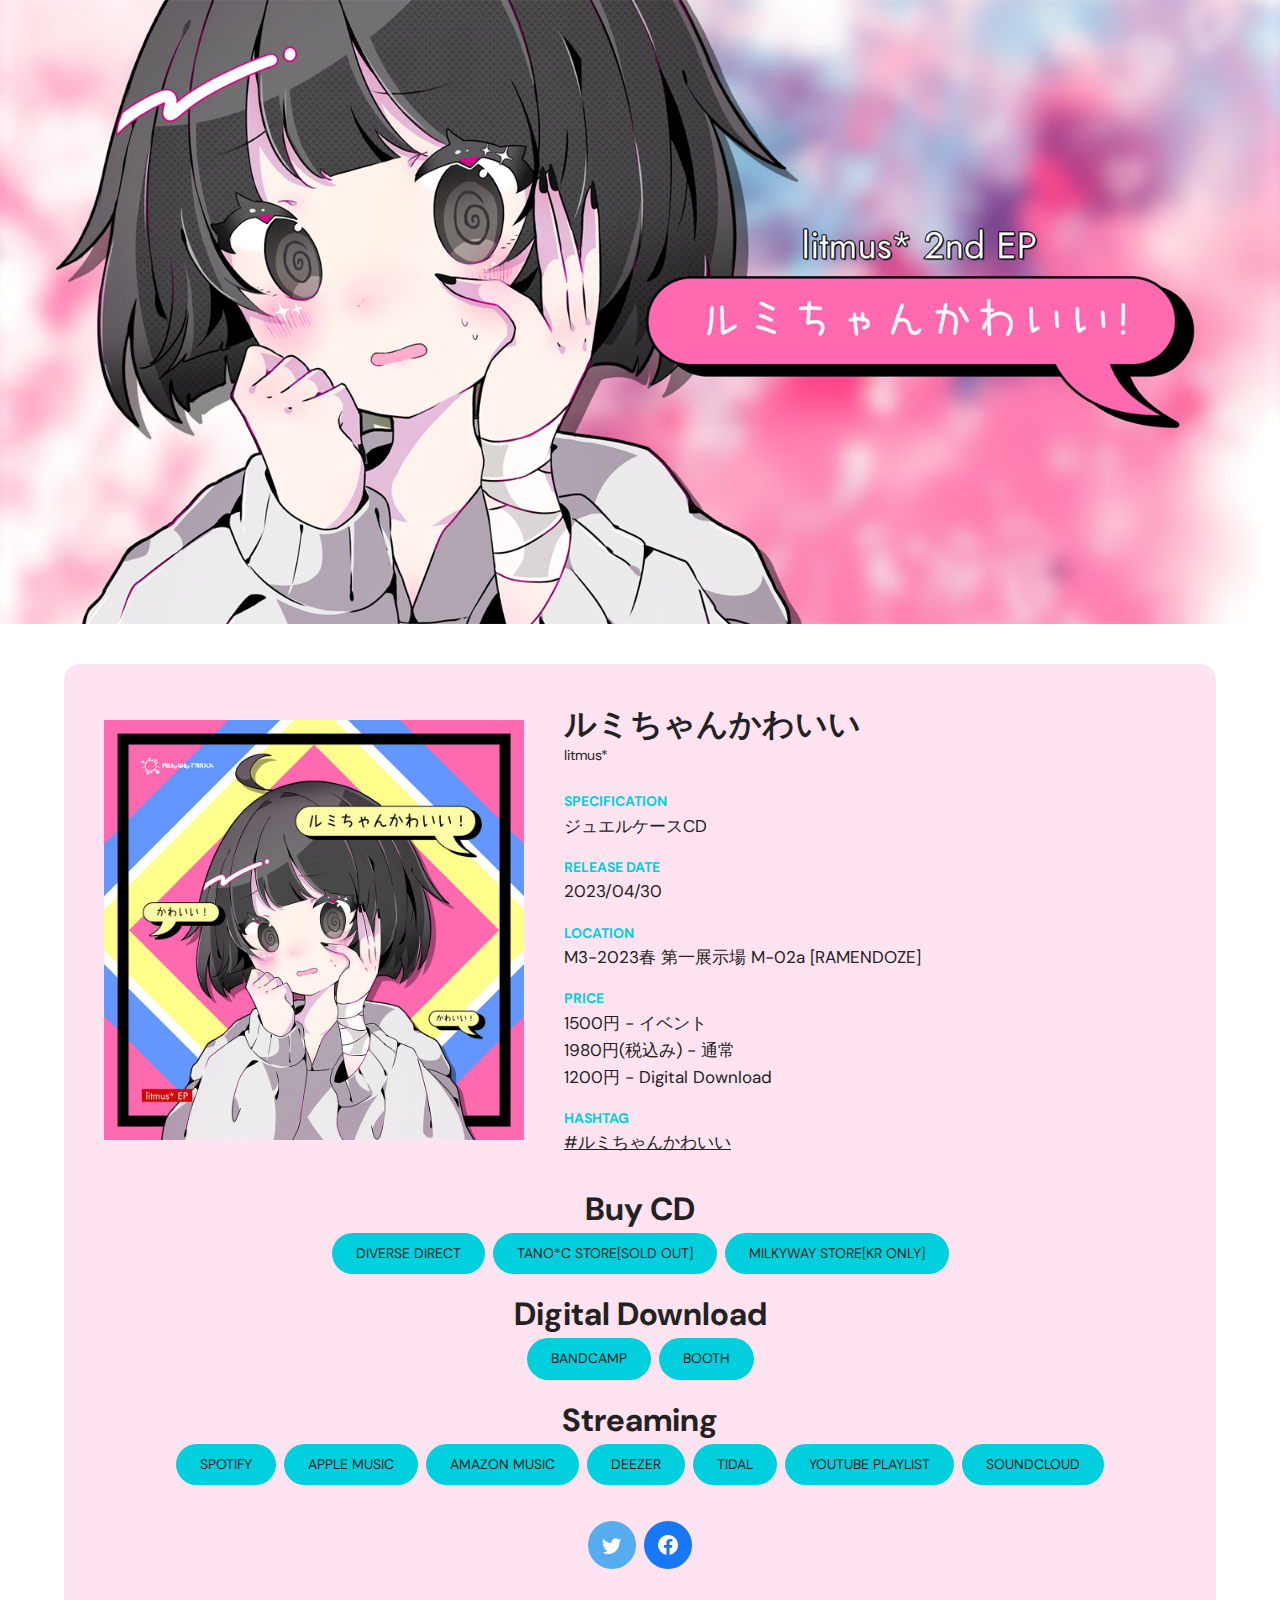
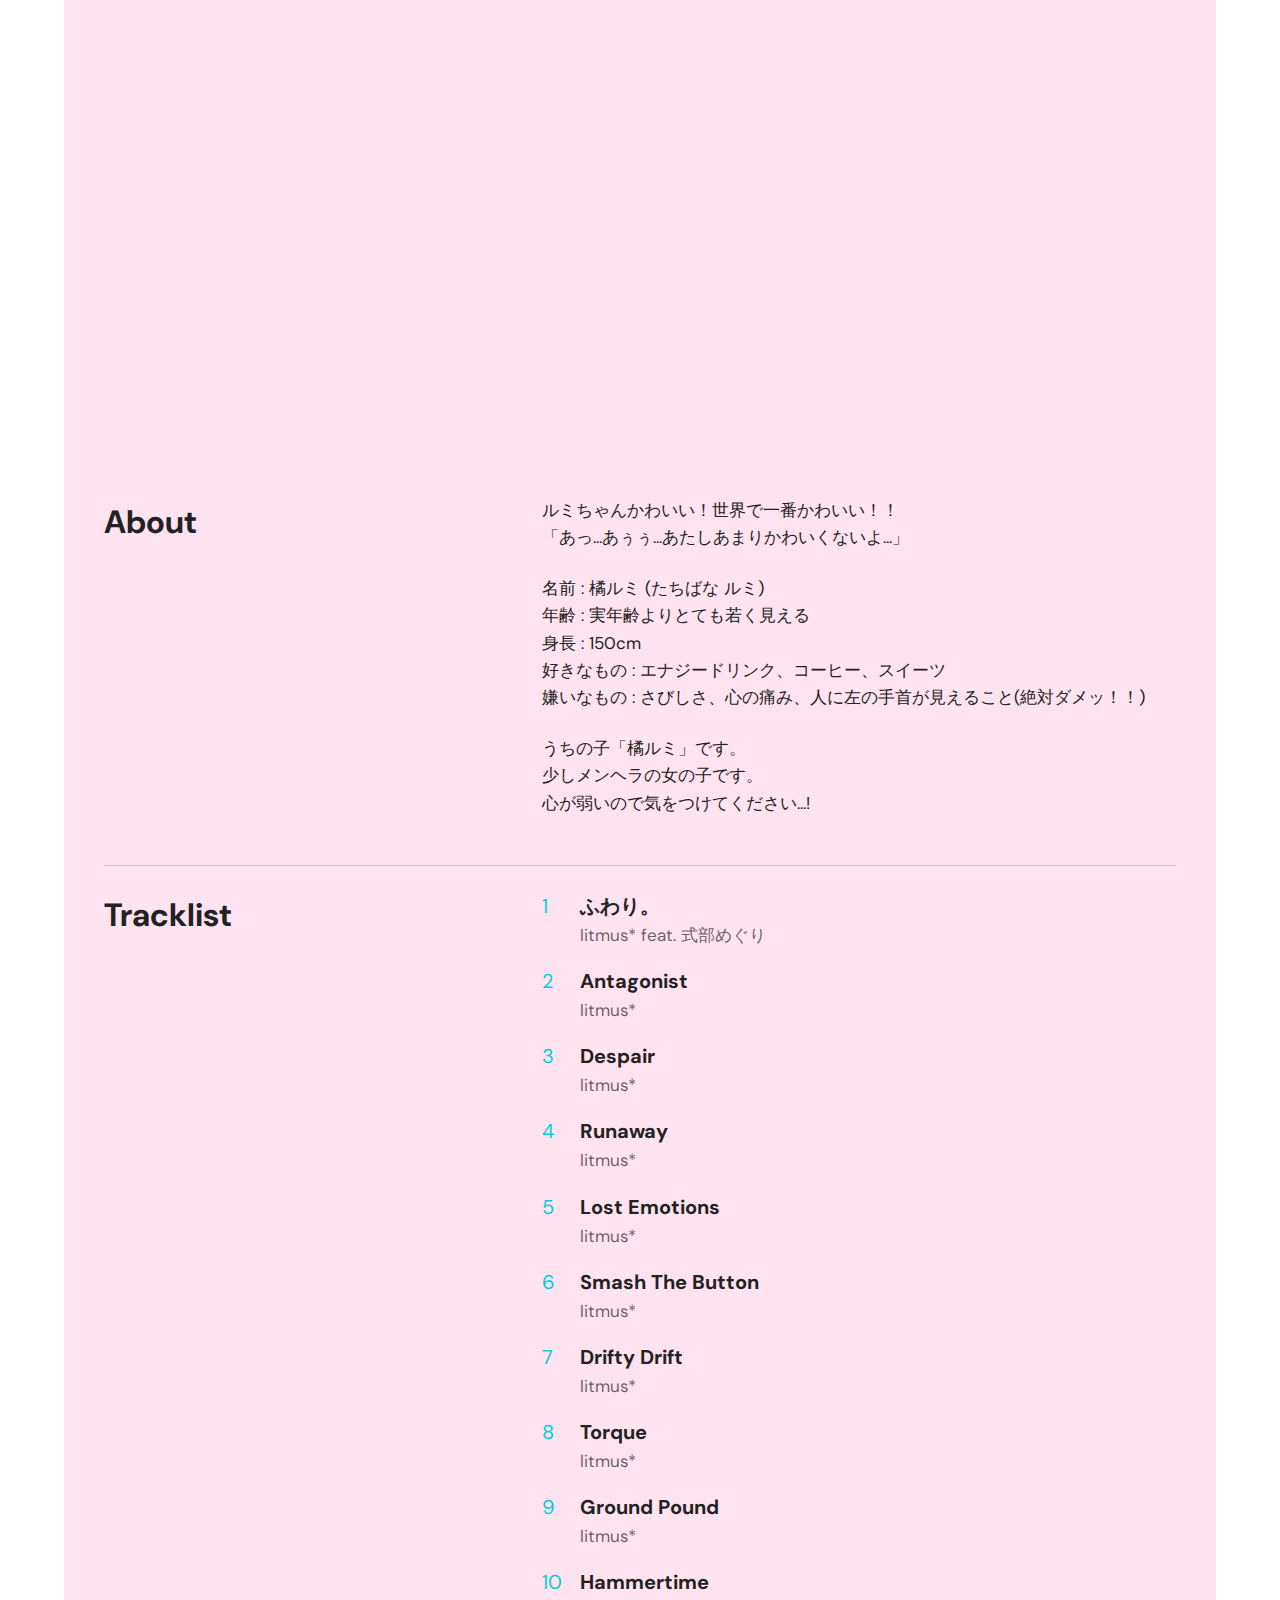
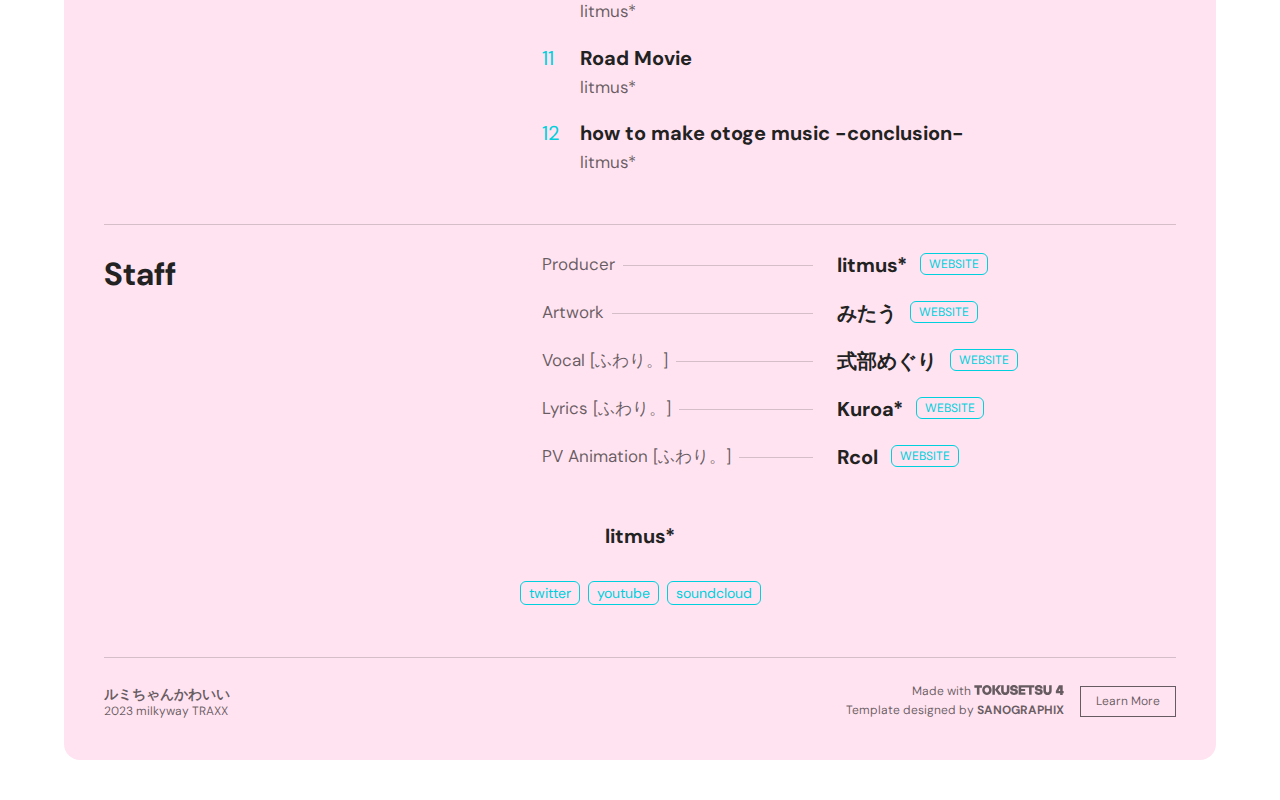
<file: index.html>
<!DOCTYPE html><html xmlns="http://www.w3.org/1999/xhtml" data-accent-color="#F70138" data-theme="Light"><head>
    <meta charset="utf-8" />
    <title>ルミちゃんかわいい | litmus*</title>

    <meta name="viewport" content="width=device-width" />
    <meta property="og:type" content="website" />
    <meta name="twitter:card" content="summary_large_image" />
    <meta name="theme-color" content="#F70138" id="meta-theme-color" />
    <link rel="stylesheet" href="_src/style.css" />
    

    
    <link rel="canonical" href="https://litmus-star.github.io/lumichankawaii" id="canonical" />
    

    <link rel="preconnect" href="https://fonts.googleapis.com" />
    <link rel="preconnect" href="https://fonts.gstatic.com" crossorigin="" />
    <link href="https://fonts.googleapis.com/css2?family=DM+Sans:wght@400;700&amp;display=swap" rel="stylesheet" />
  <link rel="icon" href="favicon.png" /><meta property="og:description" content="ルミちゃんかわいい！世界で一番かわいい！！&#10;" /><meta property="og:title" content="ルミちゃんかわいい | litmus*" /><meta property="og:url" content="https://litmus-star.github.io/lumichankawaii" /><meta property="og:image" content="https://litmus-star.github.io/lumichankawaii/lumichanprev.png" /><meta name="twitter:title" content="ルミちゃんかわいい | litmus*" /><meta name="twitter:description" content="ルミちゃんかわいい！世界で一番かわいい！！&#10;" /><meta name="twitter:image" content="https://litmus-star.github.io/lumichankawaii/lumichanprev.png" /><style>:root{--color-bg:#FFFFFF}</style><style>:root{--color-bg-content:#ffe3f0}</style></head>
  <body class="page-preview is-bgMask-enabled" style="background-repeat: no-repeat; background-position: center top;">



<header class="cover js-cover">
  <img src="tokusetsu header_00240.png" alt="" class="js-cover-img" />
</header>

<div class="container">
  <div class="containerMask js-containerMask" style="opacity: 1;"></div>
  <div class="container-inner">
    <section class="overview">
      <div class="overview-art-wrapper">
        <div class="overview-art">
          <div id="art" data-tilt="" data-tilt-glare="" data-tilt-max-glare="0.35" data-tilt-scale="1.05" style="transform: perspective(1000px) rotateX(0deg) rotateY(0deg) scale3d(1, 1, 1);">
            <img src="litmus_lumi chan kawaii [1000x1000].jpg" alt="Album Art" class="art-img js-art-img" />
          <div class="js-tilt-glare" style="position: absolute; top: 0px; left: 0px; width: 100%; height: 100%; overflow: hidden; pointer-events: none;"><div class="js-tilt-glare-inner" style="position: absolute; top: 50%; left: 50%; pointer-events: none; background-image: linear-gradient(0deg, rgba(255, 255, 255, 0) 0%, rgb(255, 255, 255) 100%); transform: rotate(180deg) translate(-50%, -50%); transform-origin: 0% 0%; opacity: 0; width: 840px; height: 840px;"></div></div></div>
        </div>
        
      </div>
      <div class="overview-main">
        <h2 class="overview-title js-title">ルミちゃんかわいい</h2>
        <h3 class="organization-name js-organizationName">litmus*</h3>
        <div class="overview-table">
          <dt class="overview-label">Specification</dt>
          <dd class="overview-content js-specification-content">ジュエルケースCD</dd>
          <dt class="overview-label">Release Date</dt>
          <dd class="overview-content js-releaseDate-content">2023/04/30</dd>
          <dt class="overview-label js-overview-label">Location</dt>
          <dd class="overview-content js-location-content">M3-2023春 第一展示場 M-02a [RAMENDOZE]</dd>
          <dt class="overview-label">Price</dt>
          <dd class="overview-content js-price-content">1500円 - イベント</br>1980円(税込み) - 通常</br>1200円 - Digital Download</dd>
          <dt class="overview-label js-hashtag-label">Hashtag</dt>
          <dd class="overview-content js-hashtag">
            <a href="https://twitter.com/hashtag/ルミちゃんかわいい?src=hash" class="js-hashtag-link" target="_blank" rel="noopener">#ルミちゃんかわいい</a>
          </dd>
        </div>
      </div>
    </section>
    <section id="store" class="section-store js-section-store">
	  <h2 class="store-heading js-store-heading">Buy CD</h2>
      <div class="store-wrap js-store-wrap">
	  <a href="https://www.diverse.direct/milkyway-traxx/mkwy-0012/" class="button button-primary js-store-link" target="_blank" rel="noopener">Diverse Direct</a>
	  <a href="https://www.tanocstore.net/shopdetail/000000003284/" class="button button-primary js-store-link" target="_blank" rel="noopener">TANO*C STORE[Sold Out]</a>
	  <a href="https://smartstore.naver.com/milkyway_store/products/9339743160" class="button button-primary js-store-link" target="_blank" rel="noopener">milkyway STORE[KR Only]</a>
	  </div>
	  <h2 class="store-heading js-store-heading">Digital Download</h2>
	  <div class="store-wrap js-store-wrap">
	  <a href="https://litmus-star.bandcamp.com/album/-" class="button button-primary js-store-link" target="_blank" rel="noopener">bandcamp</a>
	  <a href="https://litmus-music.booth.pm/items/4718744" class="button button-primary js-store-link" target="_blank" rel="noopener">BOOTH</a>
	  </div>
	  <h2 class="store-heading js-store-heading">Streaming</h2>
	  <div class="store-wrap js-store-wrap">
	  <a href="https://open.spotify.com/album/5uyVKHPKbbwZfPyVDZa5Fz" class="button button-primary js-store-link" target="_blank" rel="noopener">Spotify</a>
	  <a href="https://music.apple.com/jp/album/%E3%83%AB%E3%83%9F%E3%81%A1%E3%82%83%E3%82%93%E3%81%8B%E3%82%8F%E3%81%84%E3%81%84/1679977787" class="button button-primary js-store-link" target="_blank" rel="noopener">Apple Music</a>
	  <a href="https://music.amazon.com/albums/B0BZYTY2NL" class="button button-primary js-store-link" target="_blank" rel="noopener">Amazon Music</a>
	  <a href="https://www.deezer.com/en/album/424122137" class="button button-primary js-store-link" target="_blank" rel="noopener">Deezer</a>	  
	  <a href="https://tidal.com/browse/album/286202585" class="button button-primary js-store-link" target="_blank" rel="noopener">Tidal</a>
	  <a href="https://www.youtube.com/playlist?list=PLfDkFCnTqt4TWLvt_wsN5zNJpUpsjimqp" class="button button-primary js-store-link" target="_blank" rel="noopener">YouTube Playlist</a>
	  <a href="https://soundcloud.com/litmus_star/sets/lumichankawaii" class="button button-primary js-store-link" target="_blank" rel="noopener">Soundcloud</a>
	  </div>
    </section>
    <nav class="nav-share">
      <a href="https://twitter.com/share?text=%E3%83%AB%E3%83%9F%E3%81%A1%E3%82%83%E3%82%93%E3%81%8B%E3%82%8F%E3%81%84%E3%81%84%20%7C%20litmus*&amp;url=https://litmus-star.github.io/lumichankawaii/&amp;hashtags=ルミちゃんかわいい" class="share-btn share-tw js-share-tw" target="_blank" rel="noopener">
        <svg xmlns="http://www.w3.org/2000/svg" width="19.388" height="19" title="twitter" viewBox="0 0 19.388 19">
          <g transform="translate(0 -0.2)">
            <path d="M6.089,32.829a11.312,11.312,0,0,0,11.33-11.422c0-.168,0-.337-.015-.521a8.259,8.259,0,0,0,1.984-2.067,7.945,7.945,0,0,1-2.287.628,4.05,4.05,0,0,0,1.757-2.22,7.945,7.945,0,0,1-2.529.965,3.938,3.938,0,0,0-4.782-.811,4.027,4.027,0,0,0-1.988,4.47,11.274,11.274,0,0,1-8.2-4.211A4.038,4.038,0,0,0,2.59,23a3.711,3.711,0,0,1-1.8-.5v.061A4,4,0,0,0,3.968,26.49a3.927,3.927,0,0,1-1.787.077,3.959,3.959,0,0,0,3.7,2.787A7.822,7.822,0,0,1,.939,31.068,6.594,6.594,0,0,1,0,31.007a11.061,11.061,0,0,0,6.089,1.822" transform="translate(0 -14.48)" fill="#fff"/>
          </g>
        </svg>
      </a>
      <a href="http://www.facebook.com/sharer.php?u=https://litmus-star.github.io/lumichankawaii/" class="share-btn share-fb js-share-fb" target="_blank" rel="noopener">
        <svg xmlns="http://www.w3.org/2000/svg" width="20" height="20" title="Facebook" viewBox="0 0 20 20.002">
          <g transform="translate(0.004 0.016)">
            <path d="M20,9.952a10,10,0,1,0-11.562,9.84v-6.96H5.9V9.952H8.433v-2.2a3.53,3.53,0,0,1,3.781-3.877,15.96,15.96,0,0,1,2.234.187v2.46H13.183a1.441,1.441,0,0,0-1.625,1.557V9.952h2.781l-.453,2.881H11.558v6.96A9.976,9.976,0,0,0,20,9.952Z" transform="translate(0)" fill="#fff"/>
            <path d="M49.243,35.019l.649-3.223H45.906V29.7c0-.889.56-1.742,2.329-1.742h1.814V25.209a29.162,29.162,0,0,0-3.2-.209c-3.269,0-5.419,1.551-5.419,4.338V31.8H37.8v3.223h3.628v7.788a18.058,18.058,0,0,0,4.479,0V35.019Z" transform="translate(-33.807 -22.96)" fill="none"/>
          </g>
        </svg>
      </a>
    </nav>

    <div class="embeddedPlayer-wrapper">
      
      <div class="embeddedPlayer" id="youtube-embed">
        <iframe class="embeddedPlayer-player js-embedded-player" src="https://www.youtube.com/embed/sppUkn258Sw" frameborder="0" allowfullscreen="true" scrolling="no" width="620" height="378" allow="accelerometer; autoplay; clipboard-write; encrypted-media; gyroscope; picture-in-picture">
        </iframe>
      </div>
    </div>

    <section class="section section-about" id="about">
      <div class="section-wrapper">
        <header class="section-header">
          <h2 class="js-about-heading">About</h2>
        </header>
        <div class="about-content">
          <div class="about-wrap js-about-wrap">
            
          <p class="about js-about">ルミちゃんかわいい！世界で一番かわいい！！</br>「あっ...あぅぅ...あたしあまりかわいくないよ...」</p><p class="about js-about">名前 : 橘ルミ (たちばな ルミ)</br>年齢 : 実年齢よりとても若く見える</br>身長 : 150cm</br>好きなもの : エナジードリンク、コーヒー、スイーツ</br>嫌いなもの : さびしさ、心の痛み、人に左の手首が見えること(絶対ダメッ！！)</p><p class="about js-about">うちの子「橘ルミ」です。</br>少しメンヘラの女の子です。</br>心が弱いので気をつけてください...!</p></div>
        </div>
      </div>
    </section>
    
    <section class="section section-tracklist" id="tracklist">
      <div class="section-wrapper">
        <header class="section-header">
          <h2 class="js-tracklist-heading">Tracklist</h2>
        </header>
        <div class="track-table js-track-wrap">
          
        <div class="track-tr js-track">
            <div class="track-th js-track-time"></div>
            <div class="track-td">
              <h4 class="track-heading js-track-name">ふわり。</h4>
              <div class="track-description js-track-description">litmus* feat. 式部めぐり</div>
            </div>
          </div><div class="track-tr js-track">
            <div class="track-th js-track-time"></div>
            <div class="track-td">
              <h4 class="track-heading js-track-name">Antagonist</h4>
              <div class="track-description js-track-description">litmus*</div>
            </div>
          </div><div class="track-tr js-track">
            <div class="track-th js-track-time"></div>
            <div class="track-td">
              <h4 class="track-heading js-track-name">Despair</h4>
              <div class="track-description js-track-description">litmus*</div>
            </div>
          </div><div class="track-tr js-track">
            <div class="track-th js-track-time"></div>
            <div class="track-td">
              <h4 class="track-heading js-track-name">Runaway</h4>
              <div class="track-description js-track-description">litmus*</div>
            </div>
          </div><div class="track-tr js-track">
            <div class="track-th js-track-time"></div>
            <div class="track-td">
              <h4 class="track-heading js-track-name">Lost Emotions</h4>
              <div class="track-description js-track-description">litmus*</div>
            </div>
          </div><div class="track-tr js-track">
            <div class="track-th js-track-time"></div>
            <div class="track-td">
              <h4 class="track-heading js-track-name">Smash The Button</h4>
              <div class="track-description js-track-description">litmus*</div>
            </div>
          </div><div class="track-tr js-track">
            <div class="track-th js-track-time"></div>
            <div class="track-td">
              <h4 class="track-heading js-track-name">Drifty Drift</h4>
              <div class="track-description js-track-description">litmus*</div>
            </div>
          </div><div class="track-tr js-track">
            <div class="track-th js-track-time"></div>
            <div class="track-td">
              <h4 class="track-heading js-track-name">Torque</h4>
              <div class="track-description js-track-description">litmus*</div>
            </div>
          </div><div class="track-tr js-track">
            <div class="track-th js-track-time"></div>
            <div class="track-td">
              <h4 class="track-heading js-track-name">Ground Pound</h4>
              <div class="track-description js-track-description">litmus*</div>
            </div>
          </div><div class="track-tr js-track">
            <div class="track-th js-track-time"></div>
            <div class="track-td">
              <h4 class="track-heading js-track-name">Hammertime</h4>
              <div class="track-description js-track-description">litmus*</div>
            </div>
          </div><div class="track-tr js-track">
            <div class="track-th js-track-time"></div>
            <div class="track-td">
              <h4 class="track-heading js-track-name">Road Movie</h4>
              <div class="track-description js-track-description">litmus*</div>
            </div>
          </div><div class="track-tr js-track">
            <div class="track-th js-track-time"></div>
            <div class="track-td">
              <h4 class="track-heading js-track-name">how to make otoge music -conclusion-</h4>
              <div class="track-description js-track-description">litmus*</div>
            </div>
          </div></div>
      </div>
    </section>
    <section class="section section-member">
      <div class="section-wrapper">
        <header class="section-header">
          <h2 class="js-member-heading">Staff</h2>
        </header>
        <div class="member-wrap js-member-wrap">
          
        <div class="member js-member">
            <div class="member-role js-member-role">Producer</div>
            <div class="member-content">
              <span class="member-name js-member-name">litmus*</span>
              <nav class="member-link js-member-link">
                <a href="https://youtube.com/@litmus_star" class="member-url js-member-url" target="_blank" rel="noopener">Website</a>
              </nav>
            </div>
          </div><div class="member js-member">
            <div class="member-role js-member-role">Artwork</div>
            <div class="member-content">
              <span class="member-name js-member-name">みたう</span>
              <nav class="member-link js-member-link">
                <a href="https://twitter.com/mztm_usg" class="member-url js-member-url" target="_blank" rel="noopener">Website</a>
              </nav>
            </div>
          </div><div class="member js-member">
            <div class="member-role js-member-role">Vocal [ふわり。]</div>
            <div class="member-content">
              <span class="member-name js-member-name">式部めぐり</span>
              <nav class="member-link js-member-link">
                <a href="https://twitter.com/ShikibuMeguri" class="member-url js-member-url" target="_blank" rel="noopener">Website</a>
              </nav>
            </div>
          </div><div class="member js-member">
            <div class="member-role js-member-role">Lyrics [ふわり。]</div>
            <div class="member-content">
              <span class="member-name js-member-name">Kuroa*</span>
              <nav class="member-link js-member-link">
                <a href="https://twitter.com/exectivec00015" class="member-url js-member-url" target="_blank" rel="noopener">Website</a>
              </nav>
            </div>
          </div><div class="member js-member">
            <div class="member-role js-member-role">PV Animation [ふわり。]</div>
            <div class="member-content">
              <span class="member-name js-member-name">Rcol</span>
              <nav class="member-link js-member-link">
                <a href="https://twitter.com/aaaa5613" class="member-url js-member-url" target="_blank" rel="noopener">Website</a>
              </nav>
            </div>
          </div></div>
      </div>
    </section>
    <div class="section-organization">
      <h3 class="organization-logo js-organization-logo">litmus*</h3>
      <nav class="organization-links js-organization-link-wrap">
        
      <a href="https://twitter.com/litmus_music" class="organization-link js-organization-link" target="_blank" rel="noopener">
          <span class="js-organization-link-label">twitter</span>
        </a><a href="https://youtube.com/@litmus_star" class="organization-link js-organization-link" target="_blank" rel="noopener">
          <span class="js-organization-link-label">youtube</span>
        </a><a href="https://soundcloud.com/litmus_star" class="organization-link js-organization-link" target="_blank" rel="noopener">
          <span class="js-organization-link-label">soundcloud</span>
        </a></nav>
    </div>
    <footer class="footer">
      <div class="footer-wrapper">
        <div class="footer-content">
          <a href="/" class="footer-workTitle js-footer-workTitle" target="_blank" rel="noopener">ルミちゃんかわいい</a>
          <p class="footer-text js-footer-text">2023 milkyway TRAXX</p>
        </div>
        <div class="theme-info">
          <div class="theme-info-label">
            <p>
              Made with
              <a href="https://tokusetsu4.sanographix.net" target="_blank" rel="noopener">
                <span class="footer-tokusetsu-logo"><!--?xml version="1.0" encoding="UTF-8"?--><svg id="uuid-5aa6349e-0325-4b61-acf6-03361b654f34" xmlns="http://www.w3.org/2000/svg" width="181.83" height="20.36" viewBox="0 0 181.83 20.36" role="img" aria-label="Tokusetsu 4"><g id="uuid-6e772a55-2cfc-4cd5-b55f-a95a4fb4ea41"><g><polygon points="36.67 .36 36.67 19.96 41.86 19.96 41.86 9.64 41.86 .36 36.67 .36"/><polygon points="54.51 .41 48.45 .41 41.86 9.64 49.27 19.96 55.9 19.96 47.92 9.64 54.51 .41"/><polygon points="0 5.4 5.18 5.4 5.18 19.96 10.36 19.96 10.36 5.4 15.54 5.4 15.54 .36 0 .36 0 5.4"/><path d="m30.47,1.39c-1.47-.87-3.08-1.3-4.86-1.3s-3.42.43-4.89,1.3c-1.47.87-2.62,2.07-3.46,3.6s-1.26,3.26-1.26,5.18.42,3.65,1.26,5.18c.84,1.53,1.99,2.73,3.46,3.6,1.46.87,3.09,1.3,4.89,1.3s3.39-.43,4.86-1.3c1.46-.87,2.62-2.07,3.46-3.6.84-1.53,1.26-3.26,1.26-5.18s-.42-3.65-1.26-5.18c-.84-1.53-1.99-2.73-3.46-3.6Zm-1.05,11.42c-.39.76-.92,1.34-1.58,1.76-.66.42-1.4.63-2.23.63s-1.57-.21-2.24-.63-1.2-1.01-1.6-1.76c-.39-.76-.59-1.64-.59-2.65s.2-1.89.59-2.65.92-1.34,1.6-1.76,1.42-.63,2.24-.63,1.56.21,2.23.63c.66.42,1.19,1.01,1.58,1.76.39.76.59,1.64.59,2.65s-.2,1.89-.59,2.65Z"/><path d="m66.16,11.75c0,1.03-.31,1.87-.92,2.52-.62.65-1.38.98-2.3.98s-1.68-.33-2.3-.98c-.62-.65-.92-1.49-.92-2.52V.41h-5.18v11.34c0,1.74.34,3.25,1.04,4.54.69,1.29,1.67,2.28,2.93,2.97,1.26.69,2.74,1.04,4.44,1.04s3.15-.35,4.42-1.05c1.27-.7,2.25-1.69,2.94-2.97s1.04-2.79,1.04-4.52V.41h-5.18v11.34Z"/><path d="m152.24,11.75c0,1.03-.31,1.87-.92,2.52-.62.65-1.38.98-2.3.98s-1.68-.33-2.3-.98c-.62-.65-.92-1.49-.92-2.52V.41h-5.18v11.34c0,1.74.34,3.25,1.04,4.54.69,1.29,1.67,2.28,2.93,2.97,1.26.69,2.74,1.04,4.44,1.04s3.15-.35,4.42-1.05c1.27-.7,2.25-1.69,2.94-2.97s1.04-2.79,1.04-4.52V.41h-5.18v11.34Z"/><path d="m83.2,8.26l-3.08-.56c-.77-.13-1.31-.32-1.62-.56-.32-.24-.48-.57-.48-.98,0-.45.21-.83.64-1.13.43-.31,1.05-.46,1.88-.46.91,0,1.63.22,2.16.67.52.45.78,1.02.78,1.71h5.18c0-1.36-.32-2.57-.95-3.61-.63-1.05-1.56-1.86-2.79-2.45s-2.7-.88-4.44-.88c-1.59,0-2.96.27-4.12.81-1.16.54-2.04,1.28-2.63,2.21-.6.93-.9,1.98-.9,3.14,0,1.64.43,2.92,1.29,3.82.86.91,2.2,1.53,4.03,1.86l3.08.56c.88.17,1.49.39,1.85.66s.53.61.53,1.02c0,.48-.23.89-.69,1.2-.46.32-1.18.48-2.17.48s-1.79-.22-2.34-.66c-.55-.44-.83-1.01-.83-1.72h-5.18c0,1.34.32,2.54.97,3.6.64,1.05,1.6,1.88,2.86,2.46,1.26.59,2.77.88,4.52.88s3.18-.27,4.4-.81c1.21-.54,2.12-1.28,2.73-2.23.61-.94.91-2.01.91-3.21,0-1.72-.44-3.03-1.32-3.93-.88-.91-2.31-1.54-4.28-1.89Z"/><path d="m133.59,8.26l-3.08-.56c-.77-.13-1.31-.32-1.62-.56-.32-.24-.48-.57-.48-.98,0-.45.21-.83.64-1.13.43-.31,1.05-.46,1.88-.46.91,0,1.63.22,2.16.67.52.45.78,1.02.78,1.71h5.18c0-1.36-.32-2.57-.95-3.61-.63-1.05-1.56-1.86-2.79-2.45s-2.7-.88-4.44-.88c-1.59,0-2.96.27-4.12.81-1.16.54-2.04,1.28-2.63,2.21-.6.93-.9,1.98-.9,3.14,0,1.64.43,2.92,1.29,3.82.86.91,2.2,1.53,4.03,1.86l3.08.56c.88.17,1.49.39,1.85.66s.53.61.53,1.02c0,.48-.23.89-.69,1.2-.46.32-1.18.48-2.17.48s-1.79-.22-2.34-.66c-.55-.44-.83-1.01-.83-1.72h-5.18c0,1.34.32,2.54.97,3.6.64,1.05,1.6,1.88,2.86,2.46,1.26.59,2.77.88,4.52.88s3.18-.27,4.4-.81c1.21-.54,2.12-1.28,2.73-2.23.61-.94.91-2.01.91-3.21,0-1.72-.44-3.03-1.32-3.93-.88-.91-2.31-1.54-4.28-1.89Z"/><polygon points="90.2 19.96 103.92 19.96 103.92 15.26 95.38 15.26 95.38 12.4 103.36 12.4 103.36 7.92 95.38 7.92 95.38 5.04 111.41 5.04 111.41 19.96 116.59 19.96 116.59 5.04 122.15 5.04 122.15 .36 90.2 .36 90.2 19.96"/><path d="m179.87,12.29V.76h-7.62l-6.33,11.62v4.62h8.76v3.36h5.18v-3.36h1.96v-4.7h-1.96Zm-5.18,0h-3.36v-.14l2.8-5.24h.56v5.38Z"/></g></g></svg>
</span>
              </a>
            </p>
            <p>
              Template designed by
              <a href="https://sanographix.net" target="_blank" rel="noopener">SANOGRAPHIX</a>
            </p>
          </div>
          <div class="theme-info-install">
            <a href="https://tokusetsu4.sanographix.net" target="_blank" rel="noopener" class="install-btn">Learn More</a>
          </div>
        </div>
      </div>
    </footer>
  </div>
</div>



    
      
      <script src="_src/index.js"></script>
    
  


</body></html>
</file>
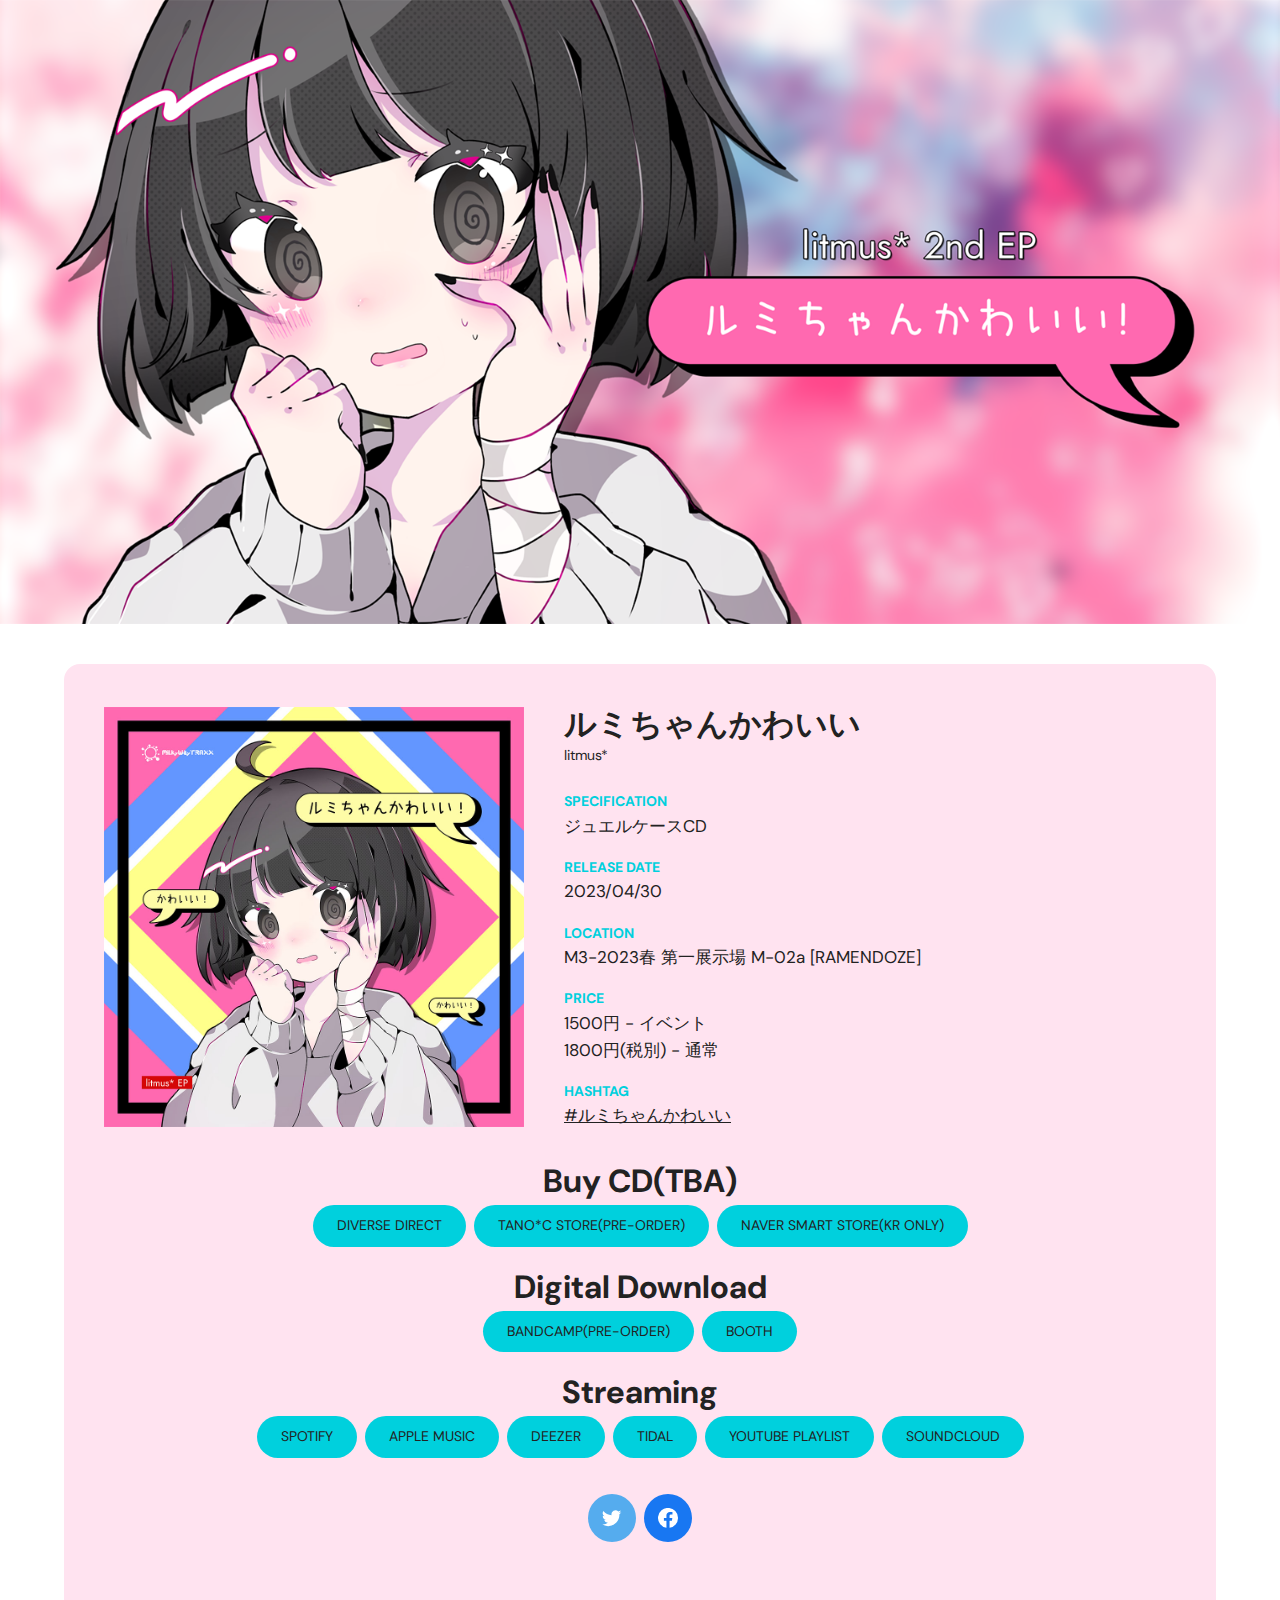
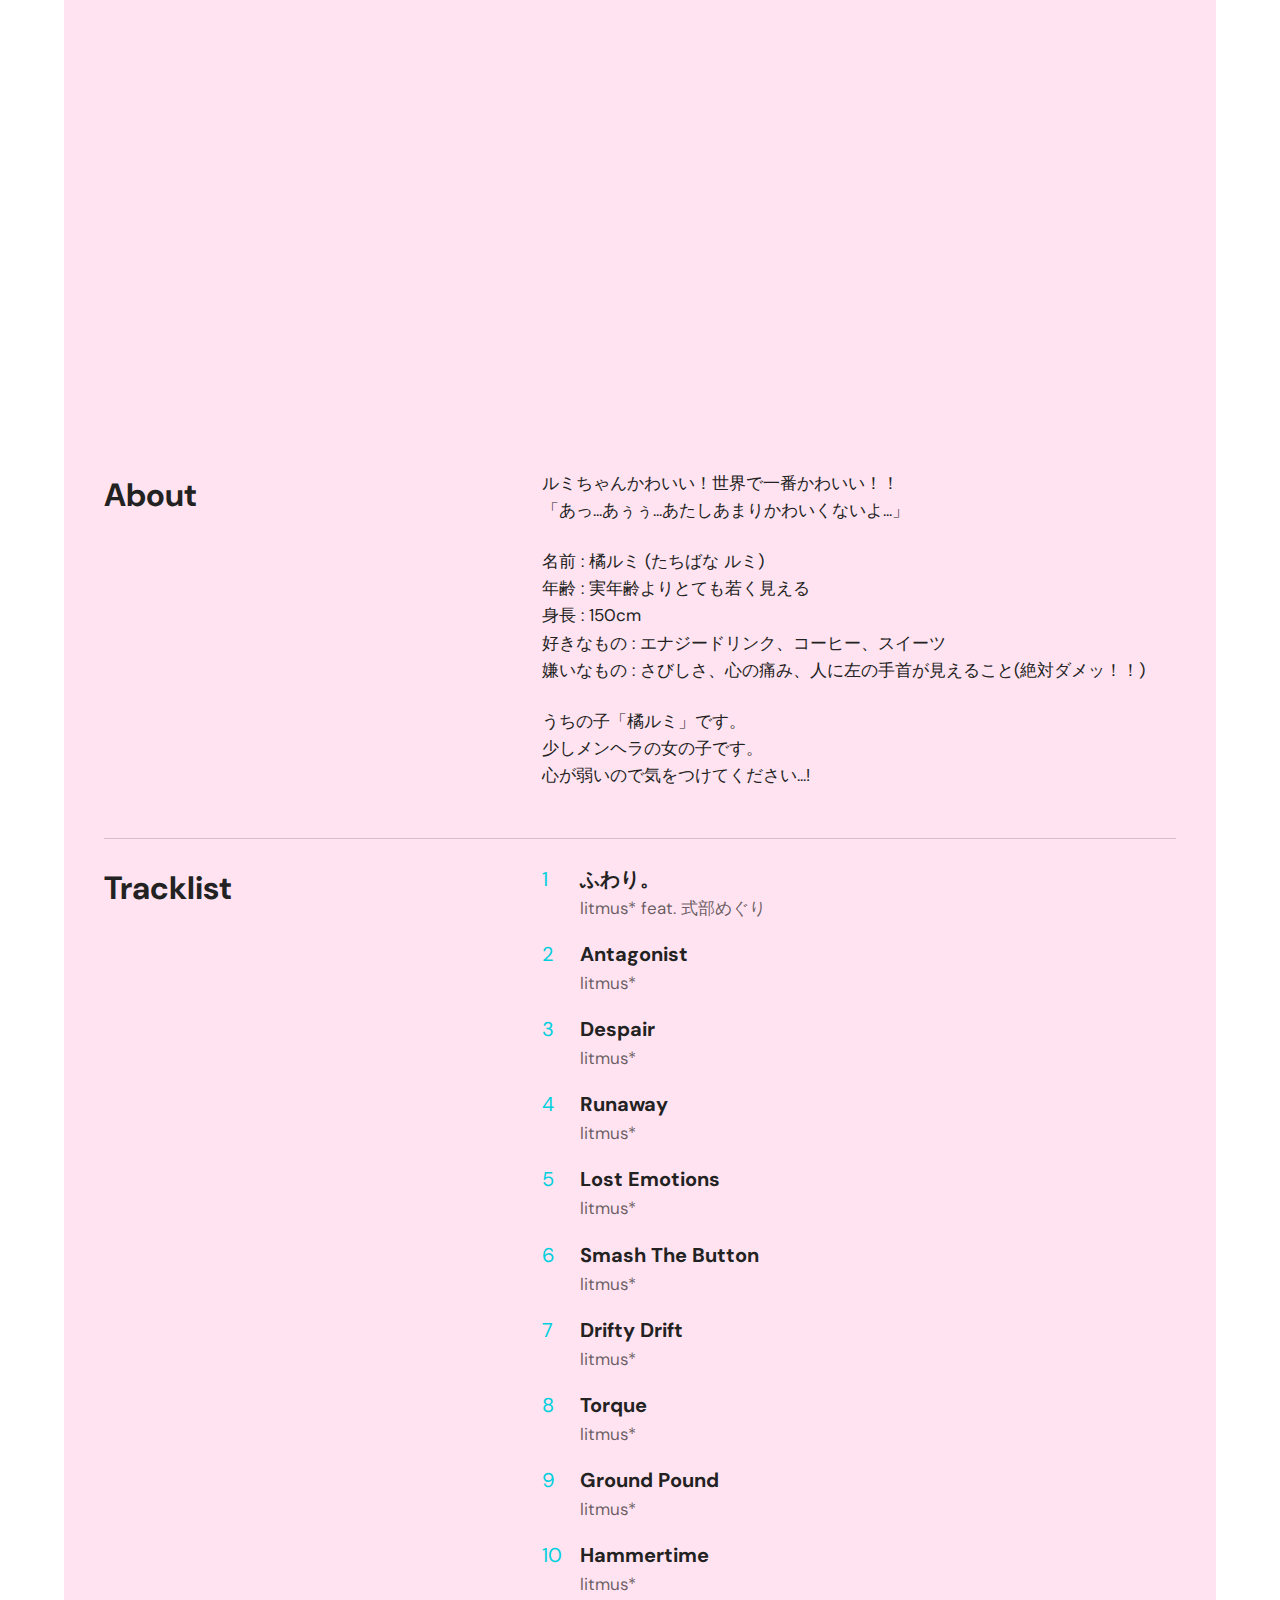
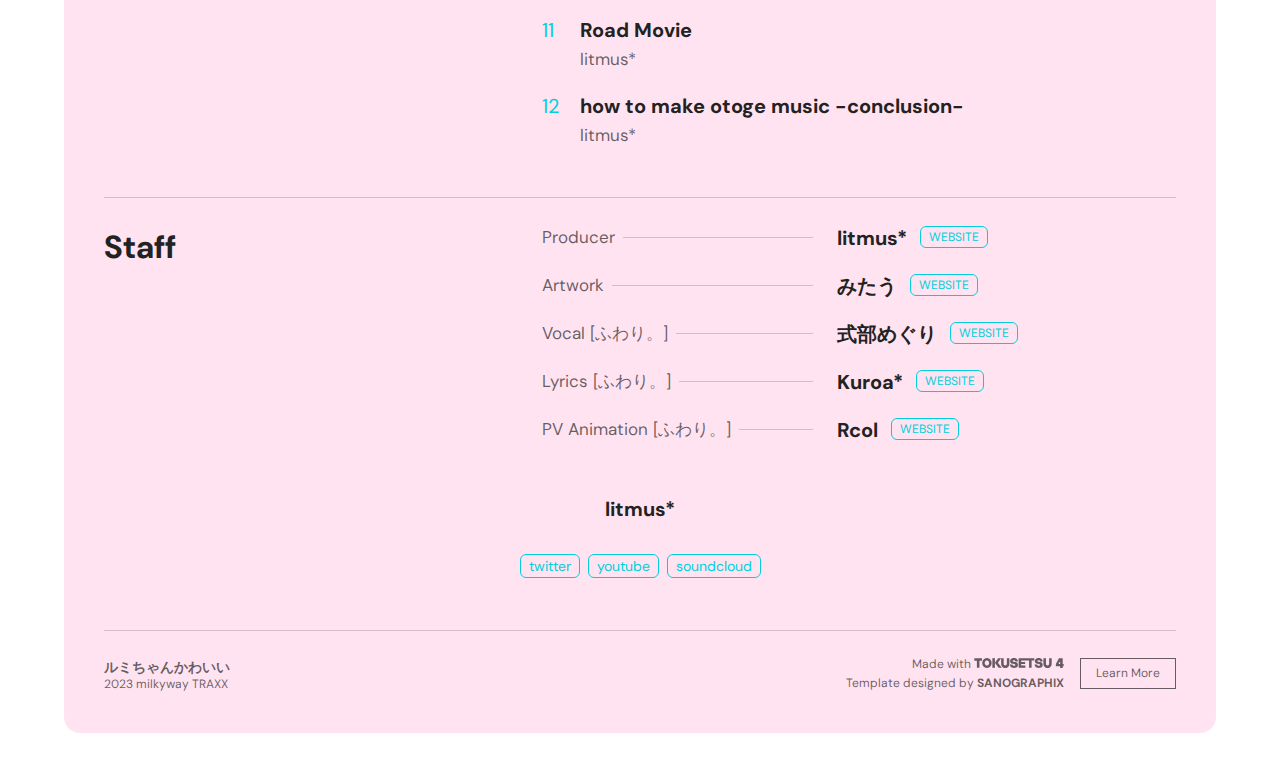
<file: index_after_release.html>
<!DOCTYPE html><html xmlns="http://www.w3.org/1999/xhtml" data-accent-color="#F70138" data-theme="Light"><head>
    <meta charset="utf-8" />
    <title>ルミちゃんかわいい | litmus*</title>

    <meta name="viewport" content="width=device-width" />
    <meta property="og:type" content="website" />
    <meta name="twitter:card" content="summary_large_image" />
    <meta name="theme-color" content="#F70138" id="meta-theme-color" />
    <link rel="stylesheet" href="_src/style.css" />
    

    
    <link rel="canonical" href="https://litmus-star.github.io/lumichankawaii" id="canonical" />
    

    <link rel="preconnect" href="https://fonts.googleapis.com" />
    <link rel="preconnect" href="https://fonts.gstatic.com" crossorigin="" />
    <link href="https://fonts.googleapis.com/css2?family=DM+Sans:wght@400;700&amp;display=swap" rel="stylesheet" />
  <link rel="icon" href="favicon.png" /><meta property="og:description" content="ルミちゃんかわいい！世界で一番かわいい！！&#10;" /><meta property="og:title" content="ルミちゃんかわいい | litmus*" /><meta property="og:url" content="https://litmus-star.github.io/lumichankawaii" /><meta property="og:image" content="https://litmus-star.github.io/lumichankawaii/lumichanprev.png" /><meta name="twitter:title" content="ルミちゃんかわいい | litmus*" /><meta name="twitter:description" content="ルミちゃんかわいい！世界で一番かわいい！！&#10;" /><meta name="twitter:image" content="https://litmus-star.github.io/lumichankawaii/lumichanprev.png" /><style>:root{--color-bg:#FFFFFF}</style><style>:root{--color-bg-content:#ffe3f0}</style></head>
  <body class="page-preview is-bgMask-enabled" style="background-repeat: no-repeat; background-position: center top;">



<header class="cover js-cover">
  <img src="tokusetsu header_00240.png" alt="" class="js-cover-img" />
</header>

<div class="container">
  <div class="containerMask js-containerMask" style="opacity: 1;"></div>
  <div class="container-inner">
    <section class="overview">
      <div class="overview-art-wrapper">
        <div class="overview-art">
          <div id="art" data-tilt="" data-tilt-glare="" data-tilt-max-glare="0.35" data-tilt-scale="1.05" style="transform: perspective(1000px) rotateX(0deg) rotateY(0deg) scale3d(1, 1, 1);">
            <img src="litmus_lumi chan kawaii [1000x1000].jpg" alt="Album Art" class="art-img js-art-img" />
          <div class="js-tilt-glare" style="position: absolute; top: 0px; left: 0px; width: 100%; height: 100%; overflow: hidden; pointer-events: none;"><div class="js-tilt-glare-inner" style="position: absolute; top: 50%; left: 50%; pointer-events: none; background-image: linear-gradient(0deg, rgba(255, 255, 255, 0) 0%, rgb(255, 255, 255) 100%); transform: rotate(180deg) translate(-50%, -50%); transform-origin: 0% 0%; opacity: 0; width: 840px; height: 840px;"></div></div></div>
        </div>
        
      </div>
      <div class="overview-main">
        <h2 class="overview-title js-title">ルミちゃんかわいい</h2>
        <h3 class="organization-name js-organizationName">litmus*</h3>
        <div class="overview-table">
          <dt class="overview-label">Specification</dt>
          <dd class="overview-content js-specification-content">ジュエルケースCD</dd>
          <dt class="overview-label">Release Date</dt>
          <dd class="overview-content js-releaseDate-content">2023/04/30</dd>
          <dt class="overview-label js-overview-label">Location</dt>
          <dd class="overview-content js-location-content">M3-2023春 第一展示場 M-02a [RAMENDOZE]</dd>
          <dt class="overview-label">Price</dt>
          <dd class="overview-content js-price-content">1500円 - イベント</br>
1800円(税別) - 通常</dd>
          <dt class="overview-label js-hashtag-label">Hashtag</dt>
          <dd class="overview-content js-hashtag">
            <a href="https://twitter.com/hashtag/ルミちゃんかわいい?src=hash" class="js-hashtag-link" target="_blank" rel="noopener">#ルミちゃんかわいい</a>
          </dd>
        </div>
      </div>
    </section>
    <section id="store" class="section-store js-section-store">
      <h2 class="store-heading js-store-heading">Buy CD(TBA)</h2>
      <div class="store-wrap js-store-wrap">
	  <a href="" class="button button-primary js-store-link" target="_blank" rel="noopener">diverse direct</a>
	  <a href="https://www.tanocstore.net/shopdetail/000000003284/" class="button button-primary js-store-link" target="_blank" rel="noopener">TANO*C STORE(pre-order)</a>
	  <a href="" class="button button-primary js-store-link" target="_blank" rel="noopener">NAVER Smart Store(KR only)</a>
	  </div>
	  <h2 class="store-heading js-store-heading">Digital Download</h2>
	  <div class="store-wrap js-store-wrap">
	  <a href="https://litmus-star.bandcamp.com/album/-" class="button button-primary js-store-link" target="_blank" rel="noopener">bandcamp(pre-order)</a>
	  <a href="" class="button button-primary js-store-link" target="_blank" rel="noopener">BOOTH</a>
	  </div>
	  <h2 class="store-heading js-store-heading">Streaming</h2>
	  <div class="store-wrap js-store-wrap">
	  <a href="" class="button button-primary js-store-link" target="_blank" rel="noopener">Spotify</a>
	  <a href="" class="button button-primary js-store-link" target="_blank" rel="noopener">Apple Music</a>
	  <a href="" class="button button-primary js-store-link" target="_blank" rel="noopener">Deezer</a>
	  <a href="" class="button button-primary js-store-link" target="_blank" rel="noopener">Tidal</a>
	  <a href="" class="button button-primary js-store-link" target="_blank" rel="noopener">Youtube Playlist</a>
	  <a href="" class="button button-primary js-store-link" target="_blank" rel="noopener">Soundcloud</a>
	  </div>
    </section>
    <nav class="nav-share">
      <a href="https://twitter.com/share?text=%E3%83%AB%E3%83%9F%E3%81%A1%E3%82%83%E3%82%93%E3%81%8B%E3%82%8F%E3%81%84%E3%81%84%20%7C%20litmus*&amp;url=https://litmus-star.github.io/lumichankawaii/&amp;hashtags=ルミちゃんかわいい" class="share-btn share-tw js-share-tw" target="_blank" rel="noopener">
        <svg xmlns="http://www.w3.org/2000/svg" width="19.388" height="19" title="twitter" viewBox="0 0 19.388 19">
          <g transform="translate(0 -0.2)">
            <path d="M6.089,32.829a11.312,11.312,0,0,0,11.33-11.422c0-.168,0-.337-.015-.521a8.259,8.259,0,0,0,1.984-2.067,7.945,7.945,0,0,1-2.287.628,4.05,4.05,0,0,0,1.757-2.22,7.945,7.945,0,0,1-2.529.965,3.938,3.938,0,0,0-4.782-.811,4.027,4.027,0,0,0-1.988,4.47,11.274,11.274,0,0,1-8.2-4.211A4.038,4.038,0,0,0,2.59,23a3.711,3.711,0,0,1-1.8-.5v.061A4,4,0,0,0,3.968,26.49a3.927,3.927,0,0,1-1.787.077,3.959,3.959,0,0,0,3.7,2.787A7.822,7.822,0,0,1,.939,31.068,6.594,6.594,0,0,1,0,31.007a11.061,11.061,0,0,0,6.089,1.822" transform="translate(0 -14.48)" fill="#fff"/>
          </g>
        </svg>
      </a>
      <a href="http://www.facebook.com/sharer.php?u=https://litmus-star.github.io/lumichankawaii/" class="share-btn share-fb js-share-fb" target="_blank" rel="noopener">
        <svg xmlns="http://www.w3.org/2000/svg" width="20" height="20" title="Facebook" viewBox="0 0 20 20.002">
          <g transform="translate(0.004 0.016)">
            <path d="M20,9.952a10,10,0,1,0-11.562,9.84v-6.96H5.9V9.952H8.433v-2.2a3.53,3.53,0,0,1,3.781-3.877,15.96,15.96,0,0,1,2.234.187v2.46H13.183a1.441,1.441,0,0,0-1.625,1.557V9.952h2.781l-.453,2.881H11.558v6.96A9.976,9.976,0,0,0,20,9.952Z" transform="translate(0)" fill="#fff"/>
            <path d="M49.243,35.019l.649-3.223H45.906V29.7c0-.889.56-1.742,2.329-1.742h1.814V25.209a29.162,29.162,0,0,0-3.2-.209c-3.269,0-5.419,1.551-5.419,4.338V31.8H37.8v3.223h3.628v7.788a18.058,18.058,0,0,0,4.479,0V35.019Z" transform="translate(-33.807 -22.96)" fill="none"/>
          </g>
        </svg>
      </a>
    </nav>

    <div class="embeddedPlayer-wrapper">
      
      <div class="embeddedPlayer" id="youtube-embed">
        <iframe class="embeddedPlayer-player js-embedded-player" src="https://www.youtube.com/embed/sppUkn258Sw" frameborder="0" allowfullscreen="true" scrolling="no" width="620" height="378" allow="accelerometer; autoplay; clipboard-write; encrypted-media; gyroscope; picture-in-picture">
        </iframe>
      </div>
    </div>

    <section class="section section-about" id="about">
      <div class="section-wrapper">
        <header class="section-header">
          <h2 class="js-about-heading">About</h2>
        </header>
        <div class="about-content">
          <div class="about-wrap js-about-wrap">
            
          <p class="about js-about">ルミちゃんかわいい！世界で一番かわいい！！</br>「あっ...あぅぅ...あたしあまりかわいくないよ...」</p><p class="about js-about">名前 : 橘ルミ (たちばな ルミ)</br>年齢 : 実年齢よりとても若く見える</br>身長 : 150cm</br>好きなもの : エナジードリンク、コーヒー、スイーツ</br>嫌いなもの : さびしさ、心の痛み、人に左の手首が見えること(絶対ダメッ！！)</p><p class="about js-about">うちの子「橘ルミ」です。</br>少しメンヘラの女の子です。</br>心が弱いので気をつけてください...!</p></div>
        </div>
      </div>
    </section>
    
    <section class="section section-tracklist" id="tracklist">
      <div class="section-wrapper">
        <header class="section-header">
          <h2 class="js-tracklist-heading">Tracklist</h2>
        </header>
        <div class="track-table js-track-wrap">
          
        <div class="track-tr js-track">
            <div class="track-th js-track-time"></div>
            <div class="track-td">
              <h4 class="track-heading js-track-name">ふわり。</h4>
              <div class="track-description js-track-description">litmus* feat. 式部めぐり</div>
            </div>
          </div><div class="track-tr js-track">
            <div class="track-th js-track-time"></div>
            <div class="track-td">
              <h4 class="track-heading js-track-name">Antagonist</h4>
              <div class="track-description js-track-description">litmus*</div>
            </div>
          </div><div class="track-tr js-track">
            <div class="track-th js-track-time"></div>
            <div class="track-td">
              <h4 class="track-heading js-track-name">Despair</h4>
              <div class="track-description js-track-description">litmus*</div>
            </div>
          </div><div class="track-tr js-track">
            <div class="track-th js-track-time"></div>
            <div class="track-td">
              <h4 class="track-heading js-track-name">Runaway</h4>
              <div class="track-description js-track-description">litmus*</div>
            </div>
          </div><div class="track-tr js-track">
            <div class="track-th js-track-time"></div>
            <div class="track-td">
              <h4 class="track-heading js-track-name">Lost Emotions</h4>
              <div class="track-description js-track-description">litmus*</div>
            </div>
          </div><div class="track-tr js-track">
            <div class="track-th js-track-time"></div>
            <div class="track-td">
              <h4 class="track-heading js-track-name">Smash The Button</h4>
              <div class="track-description js-track-description">litmus*</div>
            </div>
          </div><div class="track-tr js-track">
            <div class="track-th js-track-time"></div>
            <div class="track-td">
              <h4 class="track-heading js-track-name">Drifty Drift</h4>
              <div class="track-description js-track-description">litmus*</div>
            </div>
          </div><div class="track-tr js-track">
            <div class="track-th js-track-time"></div>
            <div class="track-td">
              <h4 class="track-heading js-track-name">Torque</h4>
              <div class="track-description js-track-description">litmus*</div>
            </div>
          </div><div class="track-tr js-track">
            <div class="track-th js-track-time"></div>
            <div class="track-td">
              <h4 class="track-heading js-track-name">Ground Pound</h4>
              <div class="track-description js-track-description">litmus*</div>
            </div>
          </div><div class="track-tr js-track">
            <div class="track-th js-track-time"></div>
            <div class="track-td">
              <h4 class="track-heading js-track-name">Hammertime</h4>
              <div class="track-description js-track-description">litmus*</div>
            </div>
          </div><div class="track-tr js-track">
            <div class="track-th js-track-time"></div>
            <div class="track-td">
              <h4 class="track-heading js-track-name">Road Movie</h4>
              <div class="track-description js-track-description">litmus*</div>
            </div>
          </div><div class="track-tr js-track">
            <div class="track-th js-track-time"></div>
            <div class="track-td">
              <h4 class="track-heading js-track-name">how to make otoge music -conclusion-</h4>
              <div class="track-description js-track-description">litmus*</div>
            </div>
          </div></div>
      </div>
    </section>
    <section class="section section-member">
      <div class="section-wrapper">
        <header class="section-header">
          <h2 class="js-member-heading">Staff</h2>
        </header>
        <div class="member-wrap js-member-wrap">
          
        <div class="member js-member">
            <div class="member-role js-member-role">Producer</div>
            <div class="member-content">
              <span class="member-name js-member-name">litmus*</span>
              <nav class="member-link js-member-link">
                <a href="https://youtube.com/@litmus_star" class="member-url js-member-url" target="_blank" rel="noopener">Website</a>
              </nav>
            </div>
          </div><div class="member js-member">
            <div class="member-role js-member-role">Artwork</div>
            <div class="member-content">
              <span class="member-name js-member-name">みたう</span>
              <nav class="member-link js-member-link">
                <a href="https://twitter.com/mztm_usg" class="member-url js-member-url" target="_blank" rel="noopener">Website</a>
              </nav>
            </div>
          </div><div class="member js-member">
            <div class="member-role js-member-role">Vocal [ふわり。]</div>
            <div class="member-content">
              <span class="member-name js-member-name">式部めぐり</span>
              <nav class="member-link js-member-link">
                <a href="https://twitter.com/ShikibuMeguri" class="member-url js-member-url" target="_blank" rel="noopener">Website</a>
              </nav>
            </div>
          </div><div class="member js-member">
            <div class="member-role js-member-role">Lyrics [ふわり。]</div>
            <div class="member-content">
              <span class="member-name js-member-name">Kuroa*</span>
              <nav class="member-link js-member-link">
                <a href="https://twitter.com/exectivec00015" class="member-url js-member-url" target="_blank" rel="noopener">Website</a>
              </nav>
            </div>
          </div><div class="member js-member">
            <div class="member-role js-member-role">PV Animation [ふわり。]</div>
            <div class="member-content">
              <span class="member-name js-member-name">Rcol</span>
              <nav class="member-link js-member-link">
                <a href="https://twitter.com/aaaa5613" class="member-url js-member-url" target="_blank" rel="noopener">Website</a>
              </nav>
            </div>
          </div></div>
      </div>
    </section>
    <div class="section-organization">
      <h3 class="organization-logo js-organization-logo">litmus*</h3>
      <nav class="organization-links js-organization-link-wrap">
        
      <a href="https://twitter.com/litmus_music" class="organization-link js-organization-link" target="_blank" rel="noopener">
          <span class="js-organization-link-label">twitter</span>
        </a><a href="https://youtube.com/@litmus_star" class="organization-link js-organization-link" target="_blank" rel="noopener">
          <span class="js-organization-link-label">youtube</span>
        </a><a href="https://soundcloud.com/litmus_star" class="organization-link js-organization-link" target="_blank" rel="noopener">
          <span class="js-organization-link-label">soundcloud</span>
        </a></nav>
    </div>
    <footer class="footer">
      <div class="footer-wrapper">
        <div class="footer-content">
          <a href="/" class="footer-workTitle js-footer-workTitle" target="_blank" rel="noopener">ルミちゃんかわいい</a>
          <p class="footer-text js-footer-text">2023 milkyway TRAXX</p>
        </div>
        <div class="theme-info">
          <div class="theme-info-label">
            <p>
              Made with
              <a href="https://tokusetsu4.sanographix.net" target="_blank" rel="noopener">
                <span class="footer-tokusetsu-logo"><!--?xml version="1.0" encoding="UTF-8"?--><svg id="uuid-5aa6349e-0325-4b61-acf6-03361b654f34" xmlns="http://www.w3.org/2000/svg" width="181.83" height="20.36" viewBox="0 0 181.83 20.36" role="img" aria-label="Tokusetsu 4"><g id="uuid-6e772a55-2cfc-4cd5-b55f-a95a4fb4ea41"><g><polygon points="36.67 .36 36.67 19.96 41.86 19.96 41.86 9.64 41.86 .36 36.67 .36"/><polygon points="54.51 .41 48.45 .41 41.86 9.64 49.27 19.96 55.9 19.96 47.92 9.64 54.51 .41"/><polygon points="0 5.4 5.18 5.4 5.18 19.96 10.36 19.96 10.36 5.4 15.54 5.4 15.54 .36 0 .36 0 5.4"/><path d="m30.47,1.39c-1.47-.87-3.08-1.3-4.86-1.3s-3.42.43-4.89,1.3c-1.47.87-2.62,2.07-3.46,3.6s-1.26,3.26-1.26,5.18.42,3.65,1.26,5.18c.84,1.53,1.99,2.73,3.46,3.6,1.46.87,3.09,1.3,4.89,1.3s3.39-.43,4.86-1.3c1.46-.87,2.62-2.07,3.46-3.6.84-1.53,1.26-3.26,1.26-5.18s-.42-3.65-1.26-5.18c-.84-1.53-1.99-2.73-3.46-3.6Zm-1.05,11.42c-.39.76-.92,1.34-1.58,1.76-.66.42-1.4.63-2.23.63s-1.57-.21-2.24-.63-1.2-1.01-1.6-1.76c-.39-.76-.59-1.64-.59-2.65s.2-1.89.59-2.65.92-1.34,1.6-1.76,1.42-.63,2.24-.63,1.56.21,2.23.63c.66.42,1.19,1.01,1.58,1.76.39.76.59,1.64.59,2.65s-.2,1.89-.59,2.65Z"/><path d="m66.16,11.75c0,1.03-.31,1.87-.92,2.52-.62.65-1.38.98-2.3.98s-1.68-.33-2.3-.98c-.62-.65-.92-1.49-.92-2.52V.41h-5.18v11.34c0,1.74.34,3.25,1.04,4.54.69,1.29,1.67,2.28,2.93,2.97,1.26.69,2.74,1.04,4.44,1.04s3.15-.35,4.42-1.05c1.27-.7,2.25-1.69,2.94-2.97s1.04-2.79,1.04-4.52V.41h-5.18v11.34Z"/><path d="m152.24,11.75c0,1.03-.31,1.87-.92,2.52-.62.65-1.38.98-2.3.98s-1.68-.33-2.3-.98c-.62-.65-.92-1.49-.92-2.52V.41h-5.18v11.34c0,1.74.34,3.25,1.04,4.54.69,1.29,1.67,2.28,2.93,2.97,1.26.69,2.74,1.04,4.44,1.04s3.15-.35,4.42-1.05c1.27-.7,2.25-1.69,2.94-2.97s1.04-2.79,1.04-4.52V.41h-5.18v11.34Z"/><path d="m83.2,8.26l-3.08-.56c-.77-.13-1.31-.32-1.62-.56-.32-.24-.48-.57-.48-.98,0-.45.21-.83.64-1.13.43-.31,1.05-.46,1.88-.46.91,0,1.63.22,2.16.67.52.45.78,1.02.78,1.71h5.18c0-1.36-.32-2.57-.95-3.61-.63-1.05-1.56-1.86-2.79-2.45s-2.7-.88-4.44-.88c-1.59,0-2.96.27-4.12.81-1.16.54-2.04,1.28-2.63,2.21-.6.93-.9,1.98-.9,3.14,0,1.64.43,2.92,1.29,3.82.86.91,2.2,1.53,4.03,1.86l3.08.56c.88.17,1.49.39,1.85.66s.53.61.53,1.02c0,.48-.23.89-.69,1.2-.46.32-1.18.48-2.17.48s-1.79-.22-2.34-.66c-.55-.44-.83-1.01-.83-1.72h-5.18c0,1.34.32,2.54.97,3.6.64,1.05,1.6,1.88,2.86,2.46,1.26.59,2.77.88,4.52.88s3.18-.27,4.4-.81c1.21-.54,2.12-1.28,2.73-2.23.61-.94.91-2.01.91-3.21,0-1.72-.44-3.03-1.32-3.93-.88-.91-2.31-1.54-4.28-1.89Z"/><path d="m133.59,8.26l-3.08-.56c-.77-.13-1.31-.32-1.62-.56-.32-.24-.48-.57-.48-.98,0-.45.21-.83.64-1.13.43-.31,1.05-.46,1.88-.46.91,0,1.63.22,2.16.67.52.45.78,1.02.78,1.71h5.18c0-1.36-.32-2.57-.95-3.61-.63-1.05-1.56-1.86-2.79-2.45s-2.7-.88-4.44-.88c-1.59,0-2.96.27-4.12.81-1.16.54-2.04,1.28-2.63,2.21-.6.93-.9,1.98-.9,3.14,0,1.64.43,2.92,1.29,3.82.86.91,2.2,1.53,4.03,1.86l3.08.56c.88.17,1.49.39,1.85.66s.53.61.53,1.02c0,.48-.23.89-.69,1.2-.46.32-1.18.48-2.17.48s-1.79-.22-2.34-.66c-.55-.44-.83-1.01-.83-1.72h-5.18c0,1.34.32,2.54.97,3.6.64,1.05,1.6,1.88,2.86,2.46,1.26.59,2.77.88,4.52.88s3.18-.27,4.4-.81c1.21-.54,2.12-1.28,2.73-2.23.61-.94.91-2.01.91-3.21,0-1.72-.44-3.03-1.32-3.93-.88-.91-2.31-1.54-4.28-1.89Z"/><polygon points="90.2 19.96 103.92 19.96 103.92 15.26 95.38 15.26 95.38 12.4 103.36 12.4 103.36 7.92 95.38 7.92 95.38 5.04 111.41 5.04 111.41 19.96 116.59 19.96 116.59 5.04 122.15 5.04 122.15 .36 90.2 .36 90.2 19.96"/><path d="m179.87,12.29V.76h-7.62l-6.33,11.62v4.62h8.76v3.36h5.18v-3.36h1.96v-4.7h-1.96Zm-5.18,0h-3.36v-.14l2.8-5.24h.56v5.38Z"/></g></g></svg>
</span>
              </a>
            </p>
            <p>
              Template designed by
              <a href="https://sanographix.net" target="_blank" rel="noopener">SANOGRAPHIX</a>
            </p>
          </div>
          <div class="theme-info-install">
            <a href="https://tokusetsu4.sanographix.net" target="_blank" rel="noopener" class="install-btn">Learn More</a>
          </div>
        </div>
      </div>
    </footer>
  </div>
</div>



    
      
      <script src="_src/index.js"></script>
    
  


</body></html>
</file>
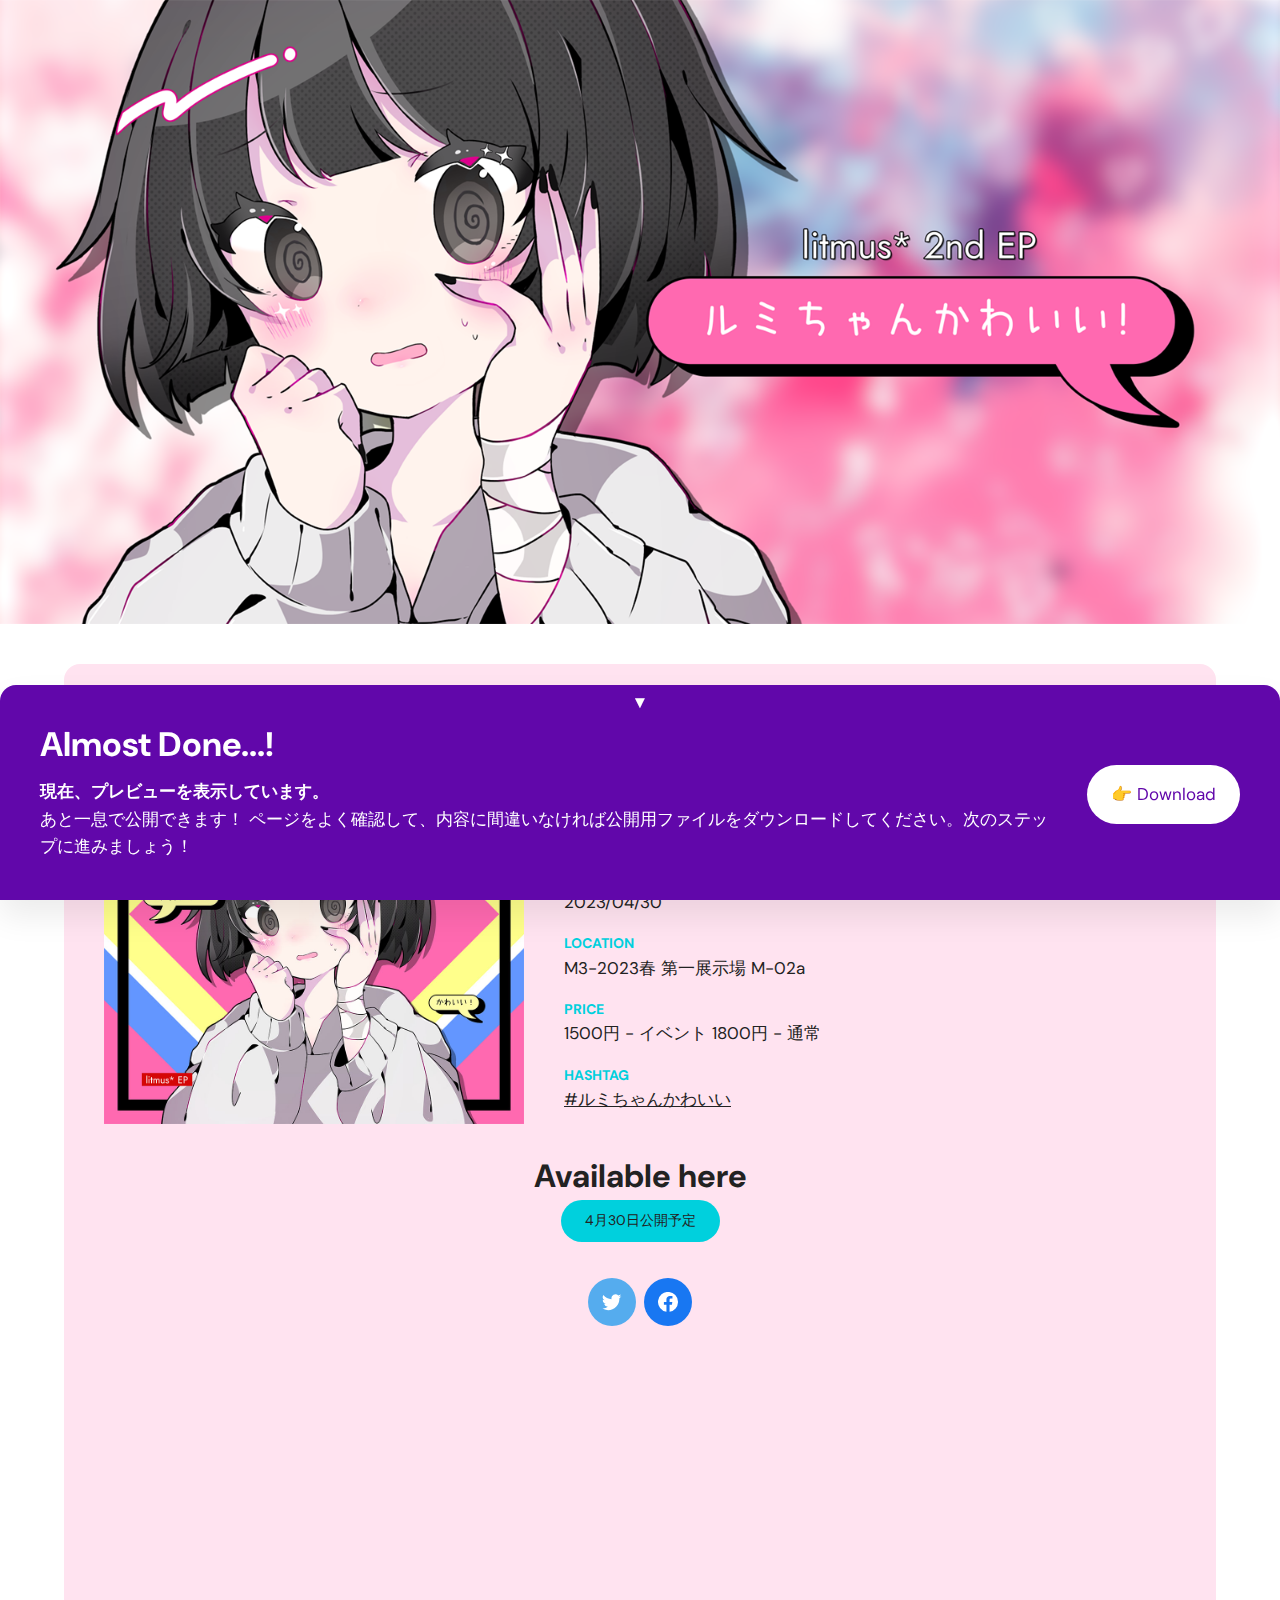
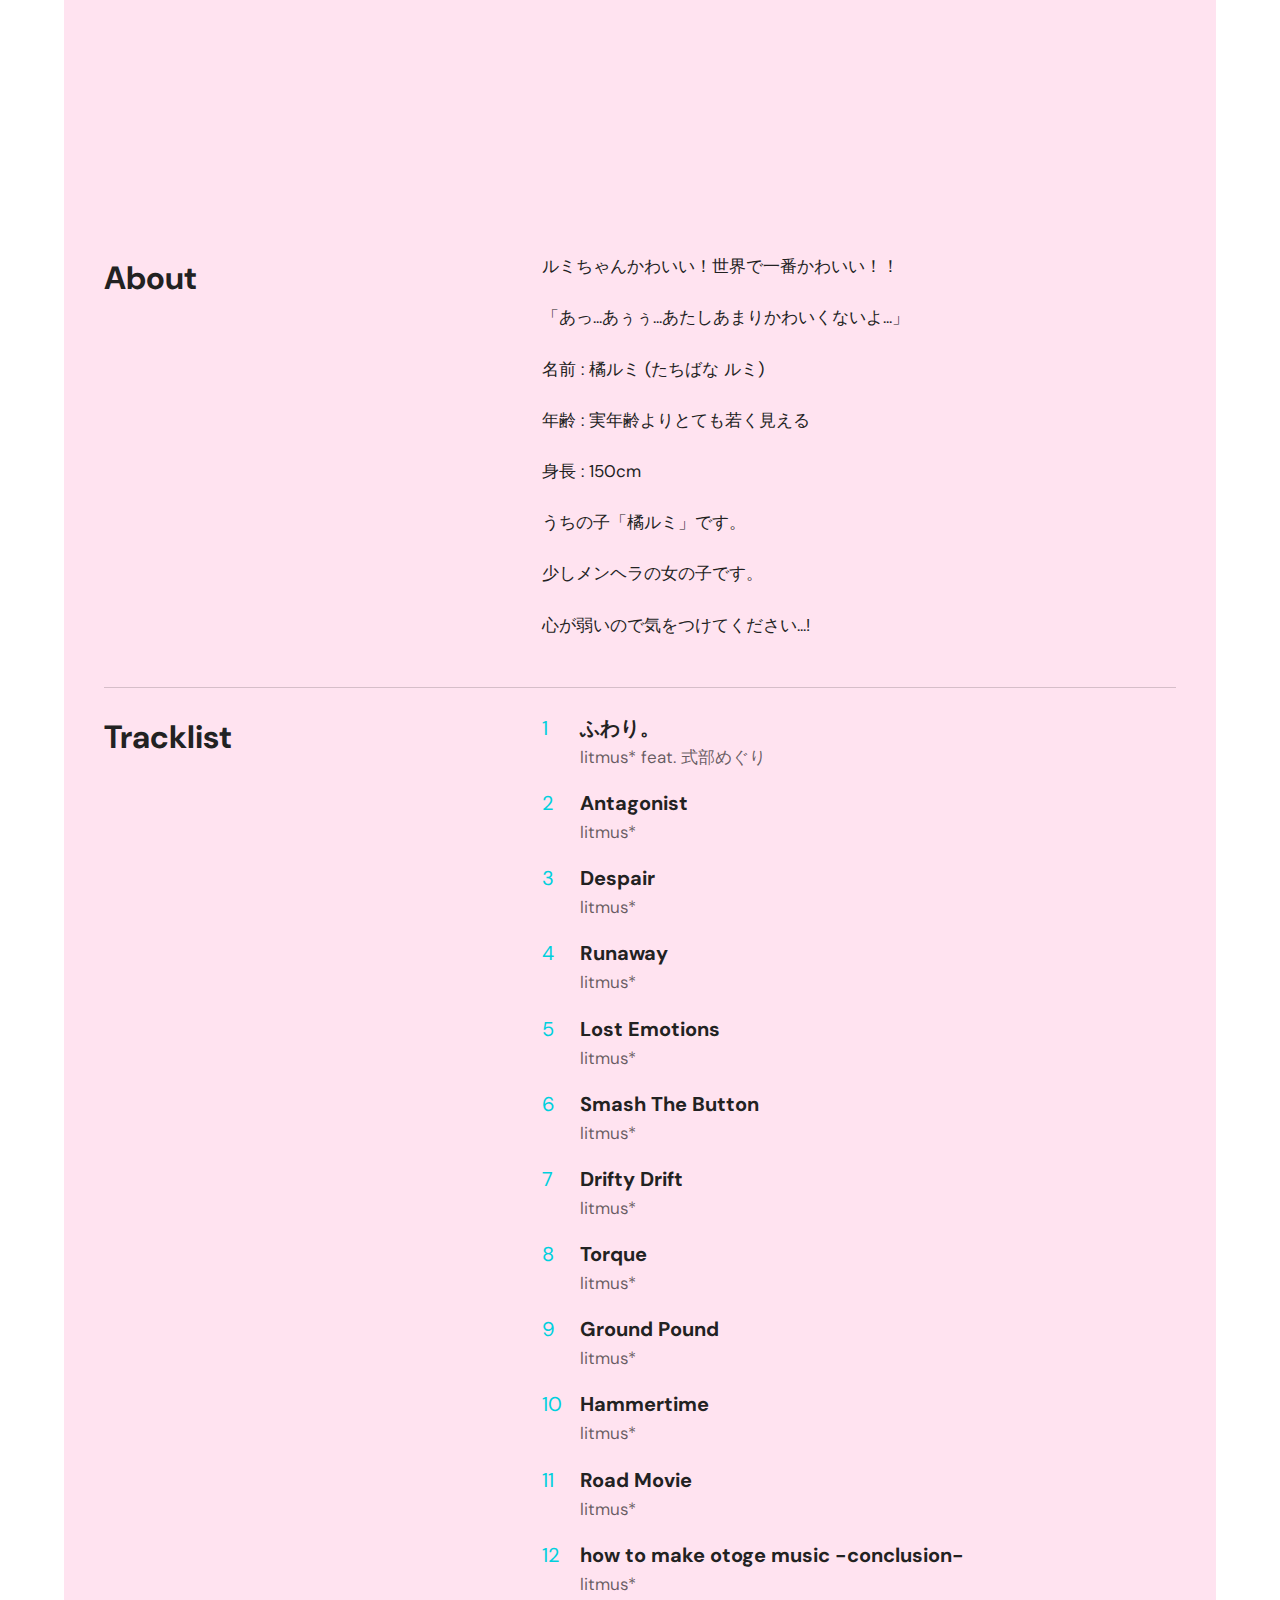
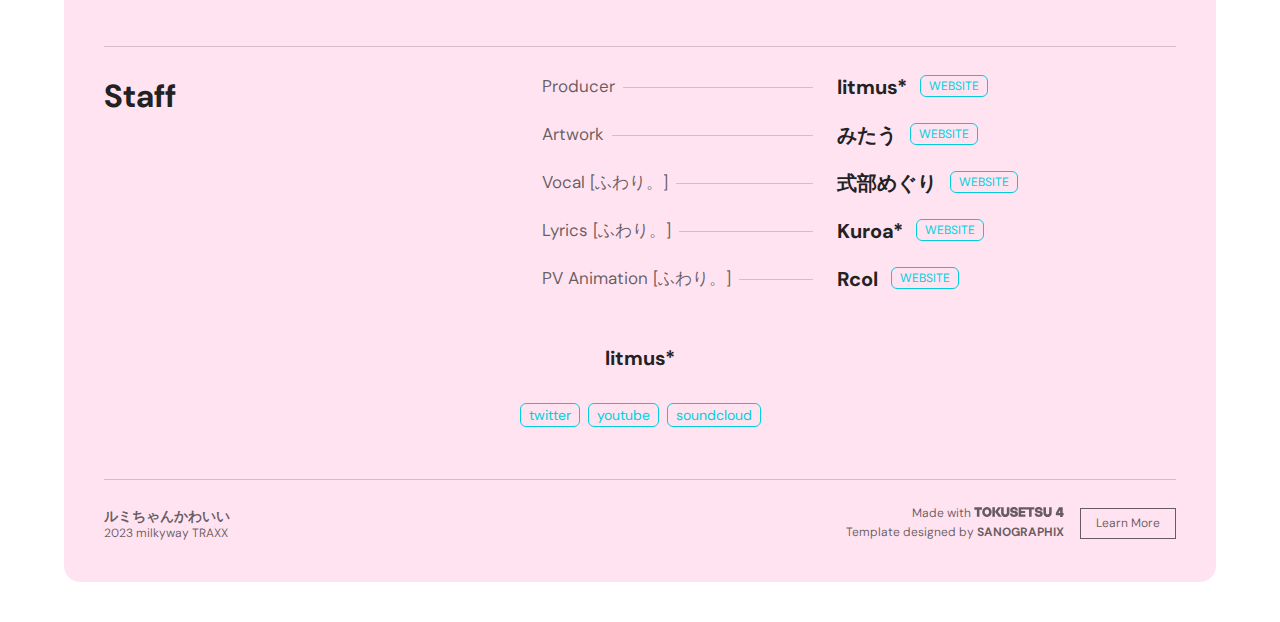
<file: preview.html>
<!DOCTYPE html>
<html data-accent-color="#F70138">
  <head>
    <meta charset="utf-8" />
    <title>
      
    </title>

    <meta name="viewport" content="width=device-width" />
    <meta property="og:type" content="website" />
    <meta name="twitter:card" content="summary_large_image" />
    <meta name="theme-color" content="#F70138" id="meta-theme-color" />
    <link rel="stylesheet" href="_src/style.css" />
    <meta name="robots" content="noindex" id="meta-robots" />

    
    <link rel="canonical" href="" id="canonical" />
    

    <link rel="preconnect" href="https://fonts.googleapis.com" />
    <link rel="preconnect" href="https://fonts.gstatic.com" crossorigin />
    <link
      href="https://fonts.googleapis.com/css2?family=DM+Sans:wght@400;700&display=swap"
      rel="stylesheet"
    />
  </head>
  <body class="page-preview"></body>
</html>


<header class="cover js-cover">
  <img src="" alt="" class="js-cover-img" />
</header>

<div class="container">
  <div class="containerMask js-containerMask"></div>
  <div class="container-inner">
    <section class="overview">
      <div class="overview-art-wrapper">
        <div class="overview-art">
          <div
            id="art"
            data-tilt
            data-tilt-glare
            data-tilt-max-glare="0.35"
            data-tilt-scale="1.05"
          >
            <img src="" alt="Album Art" class="art-img js-art-img" />
          </div>
        </div>
        <div id="art-empty" class="art-empty">
          <span class="label">NOW PRINTING</span>
        </div>
      </div>
      <div class="overview-main">
        <h2 class="overview-title js-title">Header Title</h2>
        <h3 class="organization-name js-organizationName">Organization Name</h3>
        <div class="overview-table">
          <dt class="overview-label">Specification</dt>
          <dd class="overview-content js-specification-content">
            Specification
          </dd>
          <dt class="overview-label">Release Date</dt>
          <dd class="overview-content js-releaseDate-content">Release Date</dd>
          <dt class="overview-label js-overview-label">Location</dt>
          <dd class="overview-content js-location-content">Location</dd>
          <dt class="overview-label">Price</dt>
          <dd class="overview-content js-price-content">Price</dd>
          <dt class="overview-label js-hashtag-label">Hashtag</dt>
          <dd class="overview-content js-hashtag">
            <a
              href="https://twitter.com/hashtag/"
              class="js-hashtag-link"
              target="_blank"
              rel="noopener"
              >#hashtag</a
            >
          </dd>
        </div>
      </div>
    </section>
    <section id="store" class="section-store js-section-store">
      <h2 class="store-heading js-store-heading">Store</h2>
      <div class="store-wrap js-store-wrap">
        <a
          href=""
          class="button button-primary js-store-link"
          target="_blank"
          rel="noopener"
          >Store</a
        >
      </div>
    </section>
    <nav class="nav-share">
      <a
        href=""
        class="share-btn share-tw js-share-tw"
        target="_blank"
        rel="noopener"
      >
        <svg
          xmlns="http://www.w3.org/2000/svg"
          width="19.388"
          height="19"
          title="twitter"
          viewBox="0 0 19.388 19"
        >
          <g transform="translate(0 -0.2)">
            <path
              d="M6.089,32.829a11.312,11.312,0,0,0,11.33-11.422c0-.168,0-.337-.015-.521a8.259,8.259,0,0,0,1.984-2.067,7.945,7.945,0,0,1-2.287.628,4.05,4.05,0,0,0,1.757-2.22,7.945,7.945,0,0,1-2.529.965,3.938,3.938,0,0,0-4.782-.811,4.027,4.027,0,0,0-1.988,4.47,11.274,11.274,0,0,1-8.2-4.211A4.038,4.038,0,0,0,2.59,23a3.711,3.711,0,0,1-1.8-.5v.061A4,4,0,0,0,3.968,26.49a3.927,3.927,0,0,1-1.787.077,3.959,3.959,0,0,0,3.7,2.787A7.822,7.822,0,0,1,.939,31.068,6.594,6.594,0,0,1,0,31.007a11.061,11.061,0,0,0,6.089,1.822"
              transform="translate(0 -14.48)"
              fill="#fff"
            ></path>
          </g>
        </svg>
      </a>
      <a
        href=""
        class="share-btn share-fb js-share-fb"
        target="_blank"
        rel="noopener"
      >
        <svg
          xmlns="http://www.w3.org/2000/svg"
          width="20"
          height="20"
          title="Facebook"
          viewBox="0 0 20 20.002"
        >
          <g transform="translate(0.004 0.016)">
            <path
              d="M20,9.952a10,10,0,1,0-11.562,9.84v-6.96H5.9V9.952H8.433v-2.2a3.53,3.53,0,0,1,3.781-3.877,15.96,15.96,0,0,1,2.234.187v2.46H13.183a1.441,1.441,0,0,0-1.625,1.557V9.952h2.781l-.453,2.881H11.558v6.96A9.976,9.976,0,0,0,20,9.952Z"
              transform="translate(0)"
              fill="#fff"
            ></path>
            <path
              d="M49.243,35.019l.649-3.223H45.906V29.7c0-.889.56-1.742,2.329-1.742h1.814V25.209a29.162,29.162,0,0,0-3.2-.209c-3.269,0-5.419,1.551-5.419,4.338V31.8H37.8v3.223h3.628v7.788a18.058,18.058,0,0,0,4.479,0V35.019Z"
              transform="translate(-33.807 -22.96)"
              fill="none"
            ></path>
          </g>
        </svg>
      </a>
    </nav>

    <div class="embeddedPlayer-wrapper">
      <iframe
        id="soundcloud-embed"
        width="100%"
        height="300"
        scrolling="no"
        frameborder="no"
        allow="autoplay"
        src="https://w.soundcloud.com/player/?url=https%3A//api.soundcloud.com/&amp;color=%23ff5500&amp;auto_play=false&amp;hide_related=false&amp;show_comments=true&amp;show_user=true&amp;show_reposts=false&amp;show_teaser=true&amp;visual=true"
      >
      </iframe>
      <div class="embeddedPlayer" id="youtube-embed">
        <iframe
          class="embeddedPlayer-player js-embedded-player"
          src="https://www.youtube.com/embed/"
          frameborder="0"
          allowfullscreen="true"
          scrolling="no"
          width="620"
          height="378"
          allow="accelerometer; autoplay; clipboard-write; encrypted-media; gyroscope; picture-in-picture"
        >
        </iframe>
      </div>
    </div>

    <section class="section section-about" id="about">
      <div class="section-wrapper">
        <header class="section-header">
          <h2 class="js-about-heading">About</h2>
        </header>
        <div class="about-content">
          <div class="about-wrap js-about-wrap">
            <p class="about js-about">About</p>
          </div>
        </div>
      </div>
    </section>
    <section class="section section-gallery" id="gallery">
      <div class="section-gallery-wrapper">
        <header class="section-header">
          <h2>Gallery</h2>
        </header>
        <ul class="gallery-items js-dom-gallery-wrap">
          <li
            class="gallery-item js-gallery-item js-dom-gallery"
            data-index="1"
          >
            <img
              src=""
              alt=""
              class="gallery-img js-gallery-img js-dom-gallery-img"
            />
          </li>
        </ul>
      </div>

      
      <div class="js-dom-gallery-lightbox-wrap">
        <div
          class="gallery-lightbox js-gallery-lightbox js-dom-gallery-lightbox"
          data-index="1"
        >
          <img
            src=""
            alt=""
            class="gallery-lightbox-image js-gallery-lightbox-image js-dom-gallery-lightbox-img"
          />
        </div>
      </div>
    </section>
    <section class="section section-tracklist" id="tracklist">
      <div class="section-wrapper">
        <header class="section-header">
          <h2 class="js-tracklist-heading">Tracklist</h2>
        </header>
        <div class="track-table js-track-wrap">
          <div class="track-tr js-track">
            <div class="track-th js-track-time"></div>
            <div class="track-td">
              <h4 class="track-heading js-track-name">Track name</h4>
              <div class="track-description js-track-description">
                Track description
              </div>
            </div>
          </div>
        </div>
      </div>
    </section>
    <section class="section section-member">
      <div class="section-wrapper">
        <header class="section-header">
          <h2 class="js-member-heading">Member Heading</h2>
        </header>
        <div class="member-wrap js-member-wrap">
          <div class="member js-member">
            <div class="member-role js-member-role">Role</div>
            <div class="member-content">
              <span class="member-name js-member-name">Member name</span>
              <nav class="member-link js-member-link">
                <a
                  href=""
                  class="member-url js-member-url"
                  target="_blank"
                  rel="noopener"
                  >Website</a
                >
              </nav>
            </div>
          </div>
        </div>
      </div>
    </section>
    <div class="section-organization">
      <h3 class="organization-logo js-organization-logo">
        <img
          src=""
          alt=""
          class="organization-logo-img js-organization-logo-img"
        />
      </h3>
      <nav class="organization-links js-organization-link-wrap">
        <a
          href=""
          class="organization-link js-organization-link"
          target="_blank"
          rel="noopener"
        >
          <span class="js-organization-link-label">Link</span>
        </a>
      </nav>
    </div>
    <footer class="footer">
      <div class="footer-wrapper">
        <div class="footer-content">
          <a
            href="/"
            class="footer-workTitle js-footer-workTitle"
            target="_blank"
            rel="noopener"
          >
          </a>
          <p class="footer-text js-footer-text"></p>
        </div>
        <div class="theme-info">
          <div class="theme-info-label">
            <p>
              Made with
              <a
                href="https://tokusetsu4.sanographix.net"
                target="_blank"
                rel="noopener"
              >
                <span class="footer-tokusetsu-logo"
                  ><?xml version="1.0" encoding="UTF-8"?><svg id="uuid-5aa6349e-0325-4b61-acf6-03361b654f34" xmlns="http://www.w3.org/2000/svg" width="181.83" height="20.36" viewBox="0 0 181.83 20.36" role="img"aria-label="Tokusetsu 4"><g id="uuid-6e772a55-2cfc-4cd5-b55f-a95a4fb4ea41"><g><polygon points="36.67 .36 36.67 19.96 41.86 19.96 41.86 9.64 41.86 .36 36.67 .36"/><polygon points="54.51 .41 48.45 .41 41.86 9.64 49.27 19.96 55.9 19.96 47.92 9.64 54.51 .41"/><polygon points="0 5.4 5.18 5.4 5.18 19.96 10.36 19.96 10.36 5.4 15.54 5.4 15.54 .36 0 .36 0 5.4"/><path d="m30.47,1.39c-1.47-.87-3.08-1.3-4.86-1.3s-3.42.43-4.89,1.3c-1.47.87-2.62,2.07-3.46,3.6s-1.26,3.26-1.26,5.18.42,3.65,1.26,5.18c.84,1.53,1.99,2.73,3.46,3.6,1.46.87,3.09,1.3,4.89,1.3s3.39-.43,4.86-1.3c1.46-.87,2.62-2.07,3.46-3.6.84-1.53,1.26-3.26,1.26-5.18s-.42-3.65-1.26-5.18c-.84-1.53-1.99-2.73-3.46-3.6Zm-1.05,11.42c-.39.76-.92,1.34-1.58,1.76-.66.42-1.4.63-2.23.63s-1.57-.21-2.24-.63-1.2-1.01-1.6-1.76c-.39-.76-.59-1.64-.59-2.65s.2-1.89.59-2.65.92-1.34,1.6-1.76,1.42-.63,2.24-.63,1.56.21,2.23.63c.66.42,1.19,1.01,1.58,1.76.39.76.59,1.64.59,2.65s-.2,1.89-.59,2.65Z"/><path d="m66.16,11.75c0,1.03-.31,1.87-.92,2.52-.62.65-1.38.98-2.3.98s-1.68-.33-2.3-.98c-.62-.65-.92-1.49-.92-2.52V.41h-5.18v11.34c0,1.74.34,3.25,1.04,4.54.69,1.29,1.67,2.28,2.93,2.97,1.26.69,2.74,1.04,4.44,1.04s3.15-.35,4.42-1.05c1.27-.7,2.25-1.69,2.94-2.97s1.04-2.79,1.04-4.52V.41h-5.18v11.34Z"/><path d="m152.24,11.75c0,1.03-.31,1.87-.92,2.52-.62.65-1.38.98-2.3.98s-1.68-.33-2.3-.98c-.62-.65-.92-1.49-.92-2.52V.41h-5.18v11.34c0,1.74.34,3.25,1.04,4.54.69,1.29,1.67,2.28,2.93,2.97,1.26.69,2.74,1.04,4.44,1.04s3.15-.35,4.42-1.05c1.27-.7,2.25-1.69,2.94-2.97s1.04-2.79,1.04-4.52V.41h-5.18v11.34Z"/><path d="m83.2,8.26l-3.08-.56c-.77-.13-1.31-.32-1.62-.56-.32-.24-.48-.57-.48-.98,0-.45.21-.83.64-1.13.43-.31,1.05-.46,1.88-.46.91,0,1.63.22,2.16.67.52.45.78,1.02.78,1.71h5.18c0-1.36-.32-2.57-.95-3.61-.63-1.05-1.56-1.86-2.79-2.45s-2.7-.88-4.44-.88c-1.59,0-2.96.27-4.12.81-1.16.54-2.04,1.28-2.63,2.21-.6.93-.9,1.98-.9,3.14,0,1.64.43,2.92,1.29,3.82.86.91,2.2,1.53,4.03,1.86l3.08.56c.88.17,1.49.39,1.85.66s.53.61.53,1.02c0,.48-.23.89-.69,1.2-.46.32-1.18.48-2.17.48s-1.79-.22-2.34-.66c-.55-.44-.83-1.01-.83-1.72h-5.18c0,1.34.32,2.54.97,3.6.64,1.05,1.6,1.88,2.86,2.46,1.26.59,2.77.88,4.52.88s3.18-.27,4.4-.81c1.21-.54,2.12-1.28,2.73-2.23.61-.94.91-2.01.91-3.21,0-1.72-.44-3.03-1.32-3.93-.88-.91-2.31-1.54-4.28-1.89Z"/><path d="m133.59,8.26l-3.08-.56c-.77-.13-1.31-.32-1.62-.56-.32-.24-.48-.57-.48-.98,0-.45.21-.83.64-1.13.43-.31,1.05-.46,1.88-.46.91,0,1.63.22,2.16.67.52.45.78,1.02.78,1.71h5.18c0-1.36-.32-2.57-.95-3.61-.63-1.05-1.56-1.86-2.79-2.45s-2.7-.88-4.44-.88c-1.59,0-2.96.27-4.12.81-1.16.54-2.04,1.28-2.63,2.21-.6.93-.9,1.98-.9,3.14,0,1.64.43,2.92,1.29,3.82.86.91,2.2,1.53,4.03,1.86l3.08.56c.88.17,1.49.39,1.85.66s.53.61.53,1.02c0,.48-.23.89-.69,1.2-.46.32-1.18.48-2.17.48s-1.79-.22-2.34-.66c-.55-.44-.83-1.01-.83-1.72h-5.18c0,1.34.32,2.54.97,3.6.64,1.05,1.6,1.88,2.86,2.46,1.26.59,2.77.88,4.52.88s3.18-.27,4.4-.81c1.21-.54,2.12-1.28,2.73-2.23.61-.94.91-2.01.91-3.21,0-1.72-.44-3.03-1.32-3.93-.88-.91-2.31-1.54-4.28-1.89Z"/><polygon points="90.2 19.96 103.92 19.96 103.92 15.26 95.38 15.26 95.38 12.4 103.36 12.4 103.36 7.92 95.38 7.92 95.38 5.04 111.41 5.04 111.41 19.96 116.59 19.96 116.59 5.04 122.15 5.04 122.15 .36 90.2 .36 90.2 19.96"/><path d="m179.87,12.29V.76h-7.62l-6.33,11.62v4.62h8.76v3.36h5.18v-3.36h1.96v-4.7h-1.96Zm-5.18,0h-3.36v-.14l2.8-5.24h.56v5.38Z"/></g></g></svg>
</span
                >
              </a>
            </p>
            <p>
              Template designed by
              <a href="https://sanographix.net" target="_blank" rel="noopener"
                >SANOGRAPHIX</a
              >
            </p>
          </div>
          <div class="theme-info-install">
            <a
              href="https://tokusetsu4.sanographix.net"
              target="_blank"
              rel="noopener"
              class="install-btn"
              >Learn More</a
            >
          </div>
        </div>
      </div>
    </footer>
  </div>
</div>

<aside class="prebuild-banner js-prebuild">
  <button class="prebuild-toggle js-prebuild-toggle">▼</button>
  <div class="prebuild-container">
    <div class="prebuild-content">
      <h1>Almost Done...!</h1>
      <p>
        <strong>現在、プレビューを表示しています。</strong><br />
        あと一息で公開できます！
        ページをよく確認して、内容に間違いなければ公開用ファイルをダウンロードしてください。次のステップに進みましょう！
      </p>
    </div>
    <div class="prebuild-action">
      <a href="/preview.html?prebuild=true" class="prebuild-download"
        >👉 Download</a
      >
    </div>
  </div>
</aside>

    
      <script src="_src/preview.js"></script>
      <script src="_src/index.js"></script>
    
  </body>
</html>
</file>
<file: _src/style.css>
/*! normalize.css v8.0.1 | MIT License | github.com/necolas/normalize.css */html{line-height:1.15;-webkit-text-size-adjust:100%}body{margin:0}main{display:block}h1{font-size:2em;margin:.67em 0}hr{box-sizing:content-box;height:0;overflow:visible}pre{font-family:monospace,monospace;font-size:1em}a{background-color:rgba(0,0,0,0)}abbr[title]{border-bottom:none;text-decoration:underline;-webkit-text-decoration:underline dotted;text-decoration:underline dotted}b,strong{font-weight:bolder}code,kbd,samp{font-family:monospace,monospace;font-size:1em}small{font-size:80%}sub,sup{font-size:75%;line-height:0;position:relative;vertical-align:baseline}sub{bottom:-0.25em}sup{top:-0.5em}img{border-style:none}button,input,optgroup,select,textarea{font-family:inherit;font-size:100%;line-height:1.15;margin:0}button,input{overflow:visible}button,select{text-transform:none}button,[type=button],[type=reset],[type=submit]{-webkit-appearance:button}button::-moz-focus-inner,[type=button]::-moz-focus-inner,[type=reset]::-moz-focus-inner,[type=submit]::-moz-focus-inner{border-style:none;padding:0}button:-moz-focusring,[type=button]:-moz-focusring,[type=reset]:-moz-focusring,[type=submit]:-moz-focusring{outline:1px dotted ButtonText}fieldset{padding:.35em .75em .625em}legend{box-sizing:border-box;color:inherit;display:table;max-width:100%;padding:0;white-space:normal}progress{vertical-align:baseline}textarea{overflow:auto}[type=checkbox],[type=radio]{box-sizing:border-box;padding:0}[type=number]::-webkit-inner-spin-button,[type=number]::-webkit-outer-spin-button{height:auto}[type=search]{-webkit-appearance:textfield;outline-offset:-2px}[type=search]::-webkit-search-decoration{-webkit-appearance:none}::-webkit-file-upload-button{-webkit-appearance:button;font:inherit}details{display:block}summary{display:list-item}template{display:none}[hidden]{display:none}*{box-sizing:border-box;word-wrap:break-word;word-break:break-word}html{scroll-behavior:smooth}body{font-family:var(--font);background-color:var(--color-bg);color:var(--color-text);line-height:var(--line-height-base);font-size:var(--font-size-100);word-wrap:break-word}:root{--font: "DM Sans", -apple-system, BlinkMacSystemFont, Segoe UI, Helvetica, Arial, sans-serif;--font-size-50: 12px;--font-size-75: 14px;--font-size-100: 17px;--font-size-200: 20px;--font-size-300: 24px;--font-size-400: 32px;--font-size-500: 40px;--font-size-600: 48px;--font-size-700: 56px;--font-size-800: 64px;--font-size-900: 72px;--font-size-title: 120px;--line-height-xs: 1;--line-height-sm: 1.25;--line-height-base: 1.6;--line-height-lg: 1.75;--letter-spacing-200: .025em;--letter-spacing-300: .1em;--letter-spacing-400: .25em;--space-1: 4px;--space-2: 8px;--space-3: 16px;--space-4: 24px;--space-5: 32px;--space-6: 40px;--space-7: 48px;--space-8: 64px;--space-9: 80px;--col-width: 90%;--col-width-sm: 512px;--col-width-md: 1080px;--col-width-lg: 1280px;--col-width-xl: 1400px;--col-width-2xl: 1600px;--col-space: 5vw;--border-radius-sm: 6px;--border-radius-base: 16px;--border-radius-rounded: 50em;--z-index-bg: -1;--z-index-base: 1;--z-sticky: 9;--z-index-modal: 10;--color-white: #fff;--color-ivory: #F0EDEA;--color-ivory-darken: #e1ded9;--color-red: #F70138;--color-turquoise: #00D0DD;--color-black: #000;--color-gray-100: #111111;--color-gray-200: #222222;--color-gray-300: #333333;--color-gray-400: #444444;--color-gray-800: #888888;--color-gray-900: #dddddd;--color-primary: var(--color-turquoise);--color-service: #6107aa;--color-white-transparent-60: rgba(255,255,255,.6);--color-black-transparent-60: rgba(0,0,0,.6);--color-white-transparent: rgba(255,255,255,.16);--color-black-transparent: rgba(0,0,0,.16);--color-black-blur: rgba(0,0,0,.75);--color-tw: #55acee;--color-fb: #1877F2;--color-bg: var(--color-gray-100);--color-bg-secondary: var(--color-gray-200);--color-bg-content: var(--color-gray-200);--color-bg-white: var(--color-white);--color-bg-white-secondary: var(--color-gray-900);--color-text: var(--color-white);--color-text-invert: var(--color-black);--color-text-secondary: var(--color-white-transparent-60);--color-text-highlight: var(--color-primary);--color-text-white: var(--color-white);--color-btn-primary-bg: var(--color-primary);--color-btn-primary-text: var(--color-text);--color-btn-primary-ghost-border: var(--color-primary);--color-btn-primary-ghost-text: var(--color-primary);--color-btn-secondary: var(--color-white-transparent);--color-btn-tw: var(--color-tw);--color-btn-fb: var(--color-fb);--color-border: var(--color-white-transparent);--color-border-highlight: var(--color-primary);--color-blur: var(--color-black-blur)}:root[data-theme=Light]{--color-bg-secondary: var(--color-ivory-darken);--color-text: var(--color-gray-200);--color-text-secondary: var(--color-black-transparent-60);--color-text-invert: var(--color-white);--color-border: var(--color-black-transparent);--color-btn-secondary: var(--color-black-transparent);--color-blur: var(--color-white-transparent)}.button{display:inline-block;padding:calc(var(--space-2) + var(--space-1)) var(--space-3);line-height:var(--line-height-sm);font-family:inherit;font-size:var(--font-size-75);letter-spacing:var(--letter-spacing-2);text-transform:uppercase;text-decoration:none;text-align:center;transition:all .25s;border:0;border-radius:var(--border-radius-rounded);cursor:pointer}@media(min-width: 576px){.button{padding:calc(var(--space-2) + var(--space-1)) var(--space-4)}}.button-primary{background:var(--color-btn-primary-bg);color:var(--color-btn-primary-text)}.button-primary:hover{filter:brightness(1.15);transform:scale(1.1, 1.1)}.button-primary-ghost{color:var(--color-btn-primary-ghost-text);box-shadow:inset 0 0 0 1px var(--color-btn-primary-ghost-border)}.button-primary-ghost:hover{background:var(--color-btn-primary-bg);color:var(--color-btn-primary-text)}.button-large{min-width:10em;padding:var(--space-3) var(--space-4);font-size:var(--font-size-200)}.container{position:relative;padding:var(--space-4) var(--space-3)}@media(min-width: 768px){.container{margin-left:auto;margin-right:auto;width:var(--col-width);max-width:var(--col-width-lg)}}@media(min-width: 768px){.container{margin-top:var(--space-6);margin-bottom:var(--space-6);padding:var(--space-6)}}.containerMask{position:absolute;top:0;left:0;width:100%;height:100%}@media(min-width: 768px){.containerMask{border-radius:var(--border-radius-base)}}.is-bgMask-enabled .containerMask{background-color:var(--color-bg-content)}.container-inner{position:relative}.section{margin:var(--space-7) auto;padding-top:var(--space-4)}.section+.section{border-top:1px solid var(--color-border)}.section-wrapper{display:grid;gap:var(--space-3)}@media(min-width: 992px){.section-wrapper{grid-template-columns:1fr 1.5fr}}.section-header h2{margin:0;font-size:var(--font-size-400)}.cover{max-width:var(--col-width-2xl);margin-left:auto;margin-right:auto}.cover img{width:100%;max-width:100%;display:block}.overview{display:grid;align-items:center;gap:var(--space-6)}@media(min-width: 768px){.overview{grid-template-columns:1fr 1fr}}@media(min-width: 992px){.overview{grid-template-columns:420px 1fr}}.overview-title{margin:0;font-size:var(--font-size-400);line-height:var(--line-height-sm)}.organization-name{margin:0;font-weight:normal;font-size:var(--font-size-75)}.overview-art-wrapper{margin:0 10%}@media(min-width: 768px){.overview-art-wrapper{margin:unset}}.overview-art .art-img{width:100%;display:block;margin:auto}.art-empty{position:relative;padding-top:100%;border:1px solid var(--color-border)}.art-empty .label{position:absolute;top:0;left:0;width:100%;height:100%;display:flex;flex-direction:column;justify-content:center;align-items:center;color:var(--color-text-secondary)}.overview-table{margin-top:var(--space-4)}.overview-label{color:var(--color-text-highlight);font-size:var(--font-size-75);text-transform:uppercase;font-weight:bold}.overview-label:not(:first-child){margin-top:var(--space-3)}.overview-content{margin:0}.overview-content a{color:inherit}.section-store{text-align:center;margin:var(--space-5) auto}.store-heading{font-size:var(--font-size-400);line-height:var(--line-height-sm);margin:0 0 0}.store-wrap{display:flex;flex-wrap:wrap;justify-content:center;margin:0 0 var(--space-3)}.store-wrap>*{margin:var(--space-1)}.nav-share{margin:var(--space-5) auto;display:flex;gap:var(--space-2);justify-content:center}.share-btn{display:flex;border-radius:50%;width:48px;height:48px;align-items:center;justify-content:center}.share-tw{background-color:var(--color-btn-tw)}.share-fb{background-color:var(--color-btn-fb)}.embeddedPlayer-wrapper{max-width:700px;margin:var(--space-5) auto;display:grid;gap:var(--space-4)}.embeddedPlayer{position:relative;padding-bottom:56.25%;padding-top:30px;height:100%;overflow:hidden;text-align:center}.embeddedPlayer iframe,.embeddedPlayer object,.embeddedPlayer embed{position:absolute;top:0;left:0;width:100%;height:100%}.about-content .about{margin:0}.about-content .about:not(:first-child){margin-top:var(--space-4)}.section-gallery-wrapper{display:grid;gap:var(--space-3)}.gallery-items{margin:0;padding:0;list-style:none;display:grid;grid-template-columns:repeat(auto-fill, minmax(250px, 1fr));gap:var(--space-3)}.gallery-items .gallery-img{max-width:100%;display:block;cursor:zoom-in}.gallery-lightbox{display:none}@media(min-width: 576px){.gallery-lightbox{cursor:zoom-out}.gallery-lightbox.is-open{display:flex;align-items:center;justify-content:center;position:fixed;top:0;left:0;width:100%;height:100%;z-index:10;background-color:rgba(0,0,0,.75)}.gallery-lightbox.is-open img{max-width:100%;max-height:100%}}@media(min-width: 576px){body.is-lightbox-opened{overflow:hidden}}.track-table{display:grid;gap:var(--space-3)}.track-tr{counter-increment:list;display:grid;grid-template-columns:auto 1fr;gap:var(--space-2)}.track-th{font-size:var(--font-size-200);color:var(--color-text-highlight);min-width:1.5em}.track-th::before{content:counter(list)}.track-heading{font-weight:bold;font-size:var(--font-size-200);margin:0}.track-description{color:var(--color-text-secondary)}.member-wrap{display:grid;gap:var(--space-3)}.member{display:grid;align-items:center}@media(min-width: 768px){.member{gap:var(--space-4);grid-template-columns:1fr 1.25fr}}.member-role{color:var(--color-text-secondary)}@media(min-width: 768px){.member-role{display:flex;align-items:center;gap:var(--space-2)}.member-role::after{content:"";background-color:var(--color-border);height:1px;flex:1}}.member-name{font-size:var(--font-size-200);font-weight:bold}.member-link{display:inline-block;margin-left:var(--space-2);position:relative;top:-0.25em}.member-url{border:1px solid var(--color-border-highlight);color:var(--color-text-highlight);text-decoration:none;display:inline-block;padding:var(--space-1) var(--space-2);border-radius:var(--border-radius-sm);font-size:var(--font-size-50);text-transform:uppercase;line-height:var(--line-height-xs)}.section-organization{display:flex;justify-content:center;flex-direction:column;align-items:center}.organization-links{display:flex;flex-wrap:wrap;justify-content:center}.organization-links>*{margin:var(--space-1)}.organization-link{border:1px solid var(--color-border-highlight);color:var(--color-text-highlight);text-decoration:none;display:inline-block;padding:var(--space-1) var(--space-2);border-radius:var(--border-radius-sm);font-size:var(--font-size-75);line-height:var(--line-height-xs)}.organization-logo{margin:0 0 var(--space-4)}.organization-logo .organization-logo-img{display:block;max-width:250px}.footer{margin:var(--space-7) auto 0;border-top:1px solid var(--color-border);padding-top:var(--space-4)}.footer-wrapper{display:flex;justify-content:space-between;gap:var(--space-4);color:var(--color-text-secondary);flex-direction:column}@media(min-width: 768px){.footer-wrapper{flex-direction:row;align-items:center}}.footer-content{line-height:var(--line-height-sm);text-align:center}@media(min-width: 768px){.footer-content{text-align:left}}.footer-workTitle{font-weight:bold;font-size:var(--font-size-75);text-decoration:none;color:var(--color-text-secondary)}.footer-text{margin:0;font-size:var(--font-size-50)}.theme-info{display:flex;align-items:center;flex-shrink:0;gap:var(--space-3);justify-content:space-between}.theme-info-label{font-size:var(--font-size-50)}@media(min-width: 768px){.theme-info-label{text-align:right}}.theme-info-label p{margin:0}.theme-info-label a{font-weight:bold;text-decoration:none;color:var(--color-text-secondary)}.footer-tokusetsu-logo svg{width:90px;height:10px;fill:currentColor;display:inline-block}.footer-tokusetsu-logo svg path,.footer-tokusetsu-logo svg polygon{fill:currentColor}.theme-info-install{flex-shrink:0}.install-btn{display:inline-block;padding:var(--space-2) var(--space-3);line-height:var(--line-height-sm);font-family:inherit;font-size:var(--font-size-50);letter-spacing:var(--letter-spacing-2);text-decoration:none;text-align:center;transition:all .25s;border:0;cursor:pointer;box-shadow:inset 0 0 0 1px var(--color-text-secondary);color:var(--color-text-secondary)}.install-btn:hover{color:var(--color-text-invert);background-color:var(--color-text-secondary)}.prebuild-banner{position:fixed;align-items:center;bottom:0;color:var(--color-text-white);background:var(--color-service);width:100%;border-radius:var(--border-radius-base) var(--border-radius-base) 0 0;box-shadow:0 var(--space-3) var(--space-5) 0 rgba(0,0,0,.08);-webkit-animation:show-banner 1s both;animation:show-banner 1s both;overflow:hidden}.prebuild-toggle{display:block;width:100%;background-color:rgba(0,0,0,0);border:none;color:var(--color-text-white);padding:var(--space-2) var(--space-6);transition:background .25s}.prebuild-toggle:hover{background:rgba(0,0,0,.16)}.prebuild-container{display:flex;flex-direction:column;align-items:center;gap:var(--space-4);padding:var(--space-2) var(--space-6) var(--space-6);transition:all .25s}@media(min-width: 768px){.prebuild-container{flex-direction:row}}.is-minimize .prebuild-container{height:0;padding-top:0;padding-bottom:0;overflow:hidden}.prebuild-container h1{margin:0;line-height:var(--line-height-xs)}.prebuild-container p{margin:var(--space-3) 0 0}.prebuild-container .prebuild-action{margin-left:auto}.prebuild-container .prebuild-download{background-color:var(--color-bg-white);color:var(--color-service);display:inline-block;border-radius:var(--border-radius-rounded);padding:var(--space-3) var(--space-4);text-decoration:none;min-width:8em;text-align:center;white-space:nowrap}@-webkit-keyframes show-banner{0%{transform:translate(0, 2em);opacity:0}50%{transform:translate(0, 2em);opacity:0}100%{transform:translate(0, 0);opacity:1}}@keyframes show-banner{0%{transform:translate(0, 2em);opacity:0}50%{transform:translate(0, 2em);opacity:0}100%{transform:translate(0, 0);opacity:1}}.setup{min-height:100vh;display:flex;align-items:center;justify-content:center}.setup-inner{width:var(--col-width);max-width:var(--col-width-sm);margin:auto}.setup-icon svg{fill:var(--color-primary)}.setup-header{margin-bottom:var(--space-8);text-align:center}.setup-header h1{font-size:var(--font-size-600);margin:0 0 var(--space-3);line-height:var(--line-height-sm)}.setup-content{display:grid;grid-template-columns:auto 1fr;gap:var(--space-5) var(--space-3)}.setup-step-number{font-size:var(--font-size-200);line-height:var(--line-height-sm);color:var(--color-text-highlight)}.setup-step-content h2{margin:0 0 var(--space-3);font-size:var(--font-size-200);line-height:var(--line-height-sm)}.setup-step-content p{font-size:var(--font-size-85);color:var(--color-text-secondary)}.setup-footer{margin-top:var(--space-8);text-align:center}.setup-footer .setup-footer-logo a{color:inherit}.setup-footer .setup-footer-logo svg{opacity:.5;width:160px;fill:currentColor}.setup-footer .setup-footer-logo svg path,.setup-footer .setup-footer-logo svg polygon{fill:currentColor}.setup-footer .setup-footer-logo a:hover svg{opacity:1}.setup-footer .setup-footer-address a{color:var(--color-text-secondary);text-decoration:none;font-size:var(--font-size-75);font-style:normal}.setup-footer .setup-footer-address a:hover{color:var(--color-text)}

/*# sourceMappingURL=[data-uri] */
</file>
